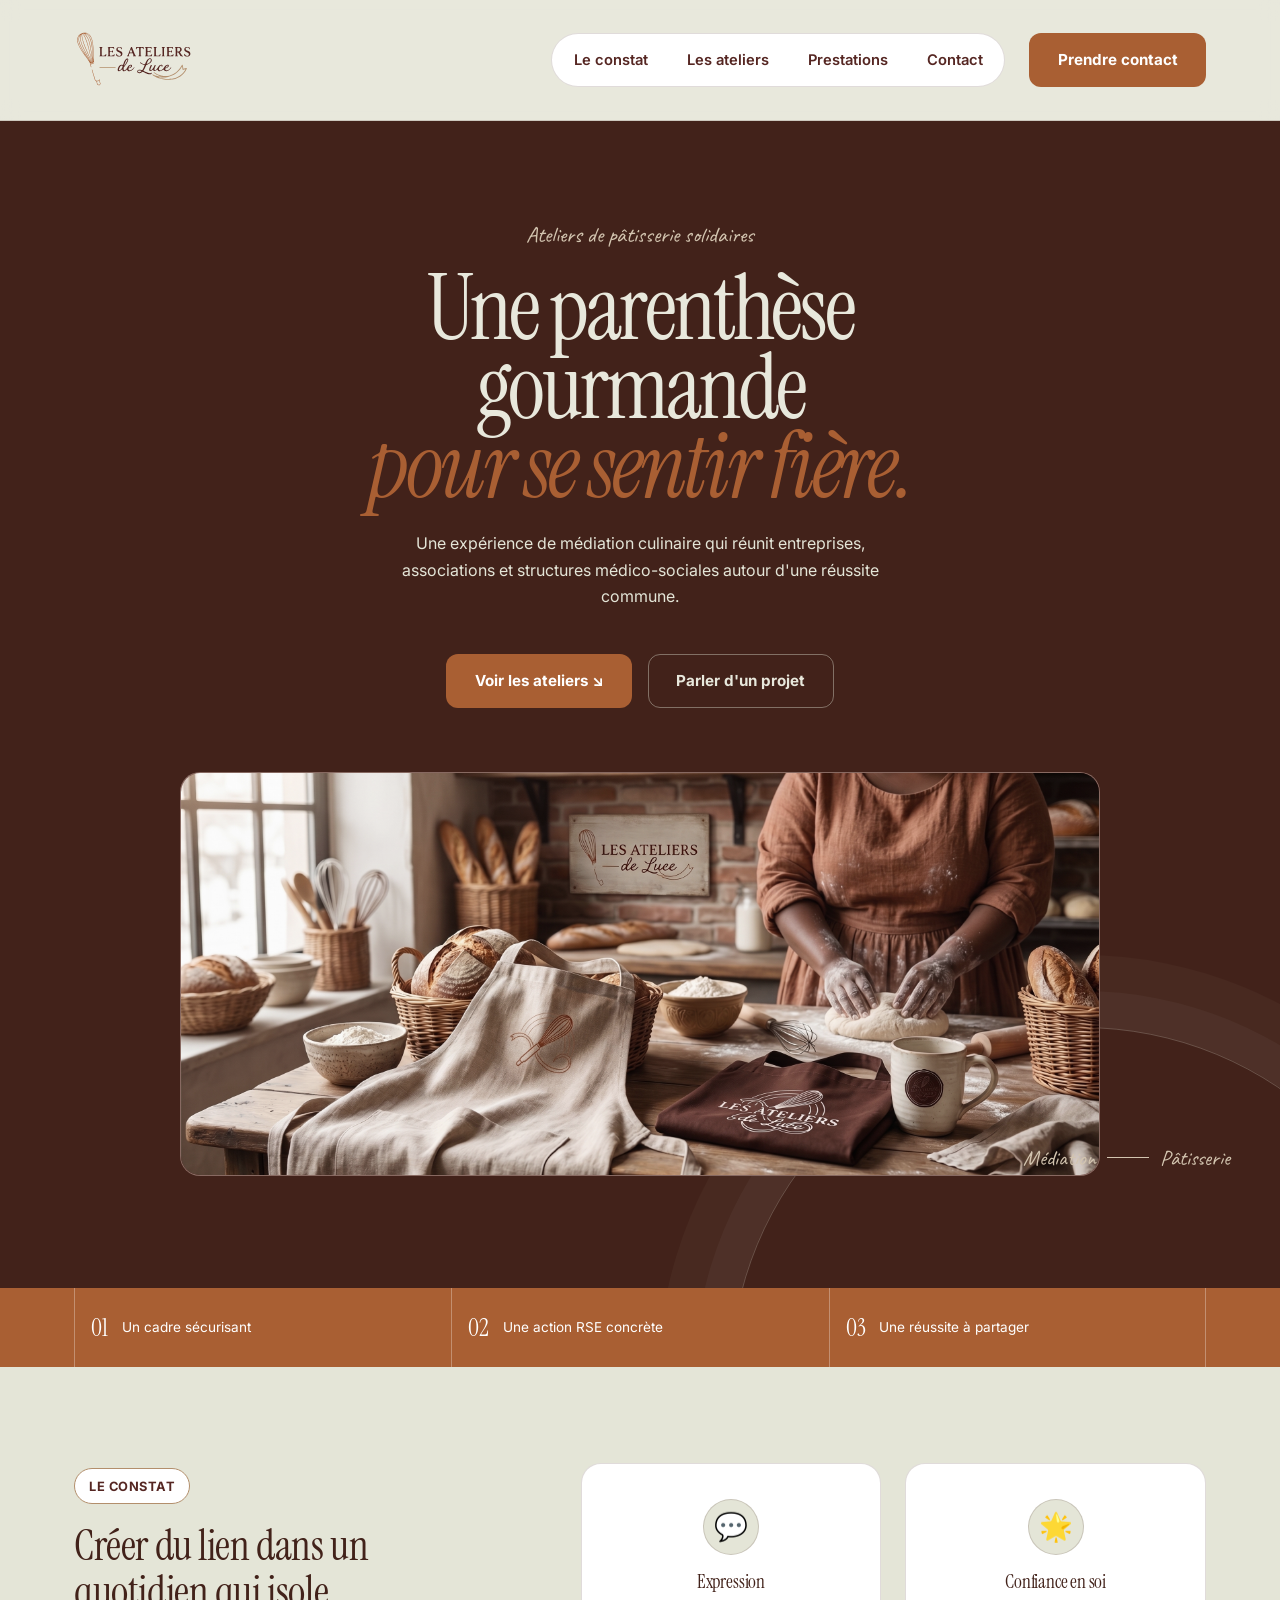
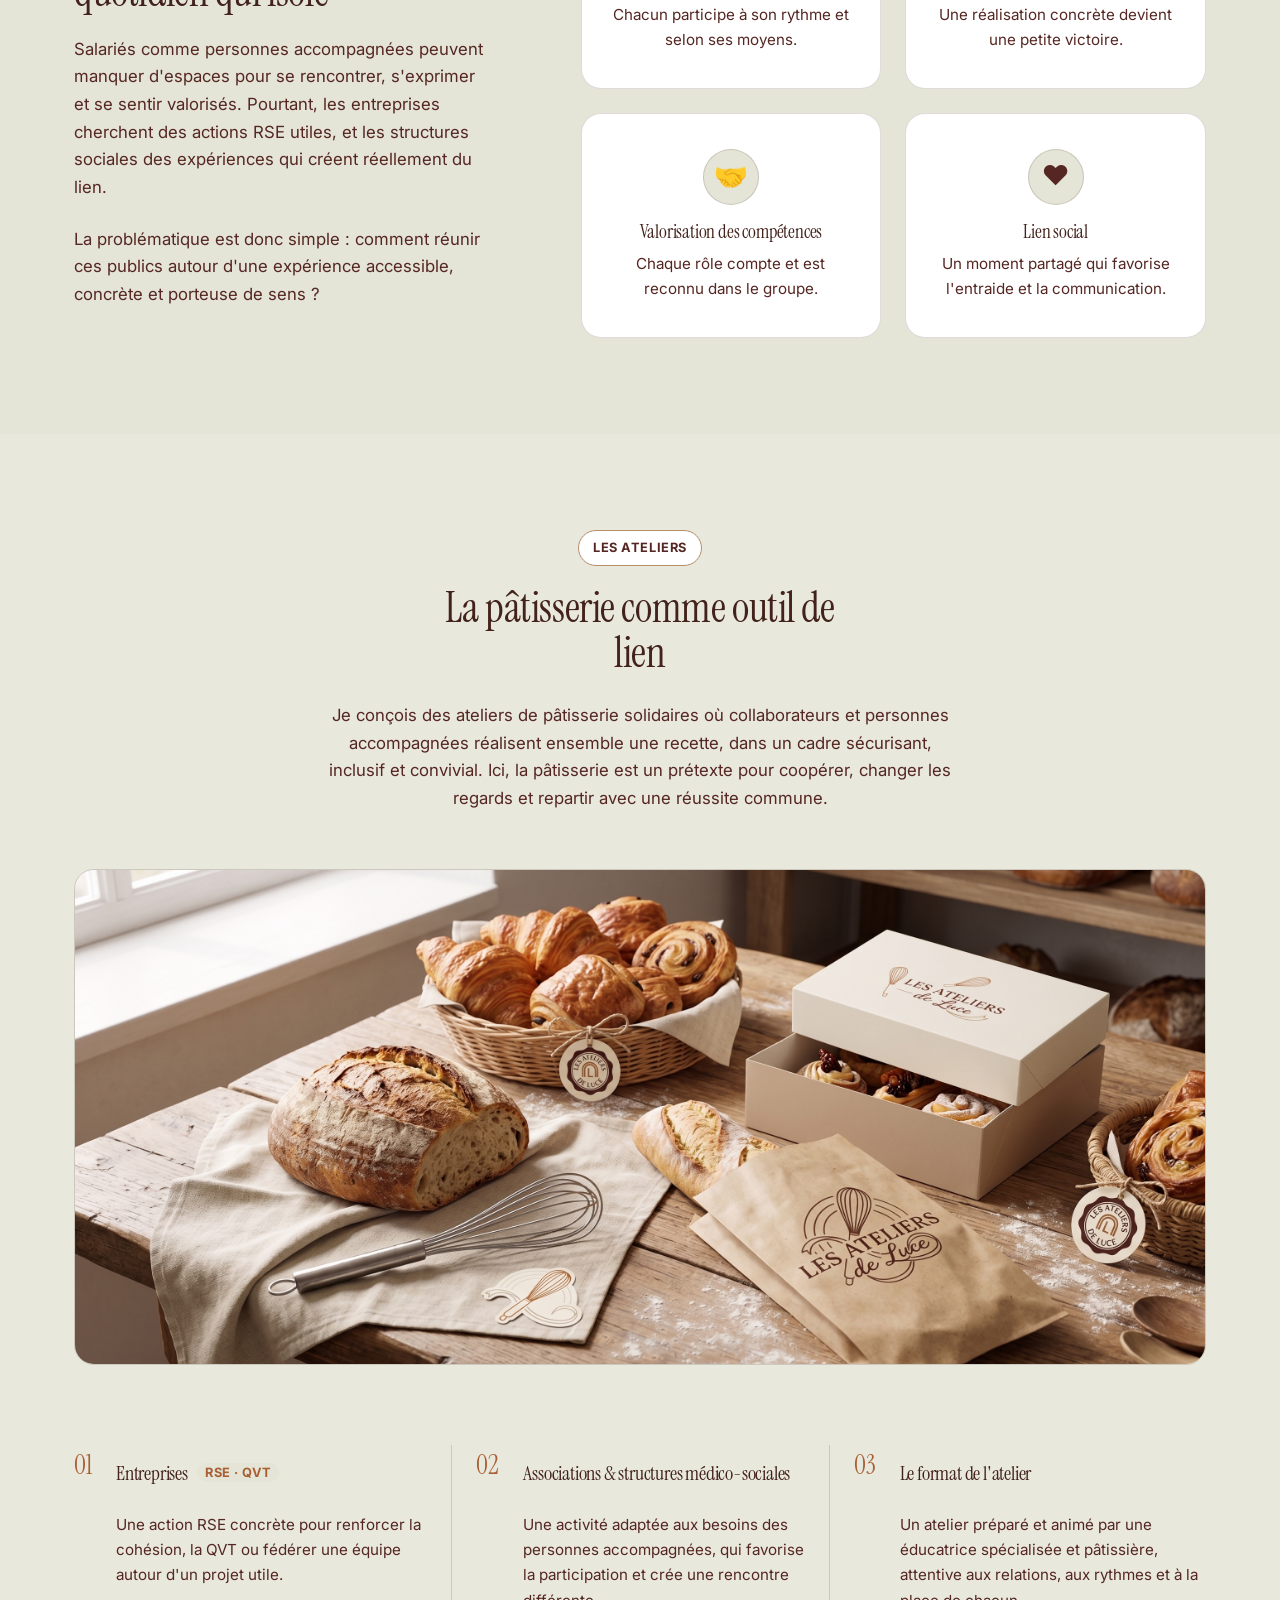
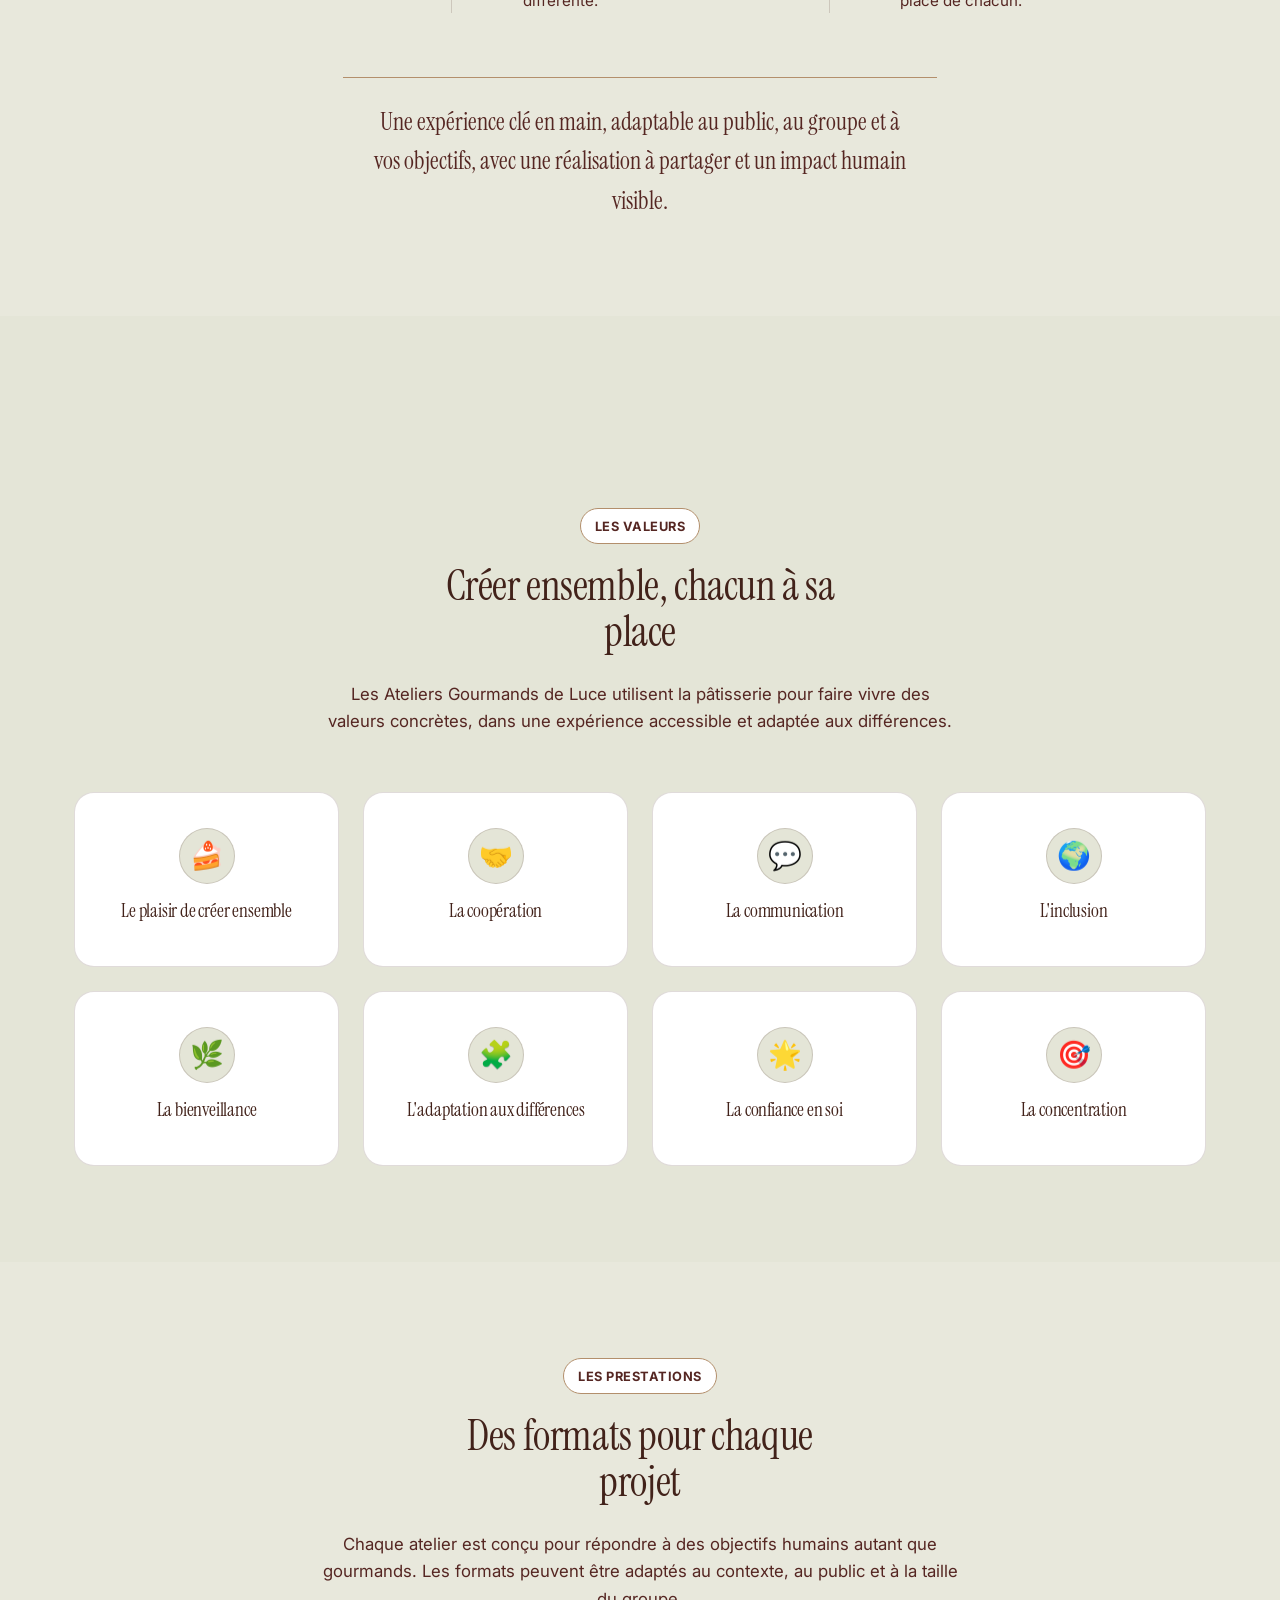
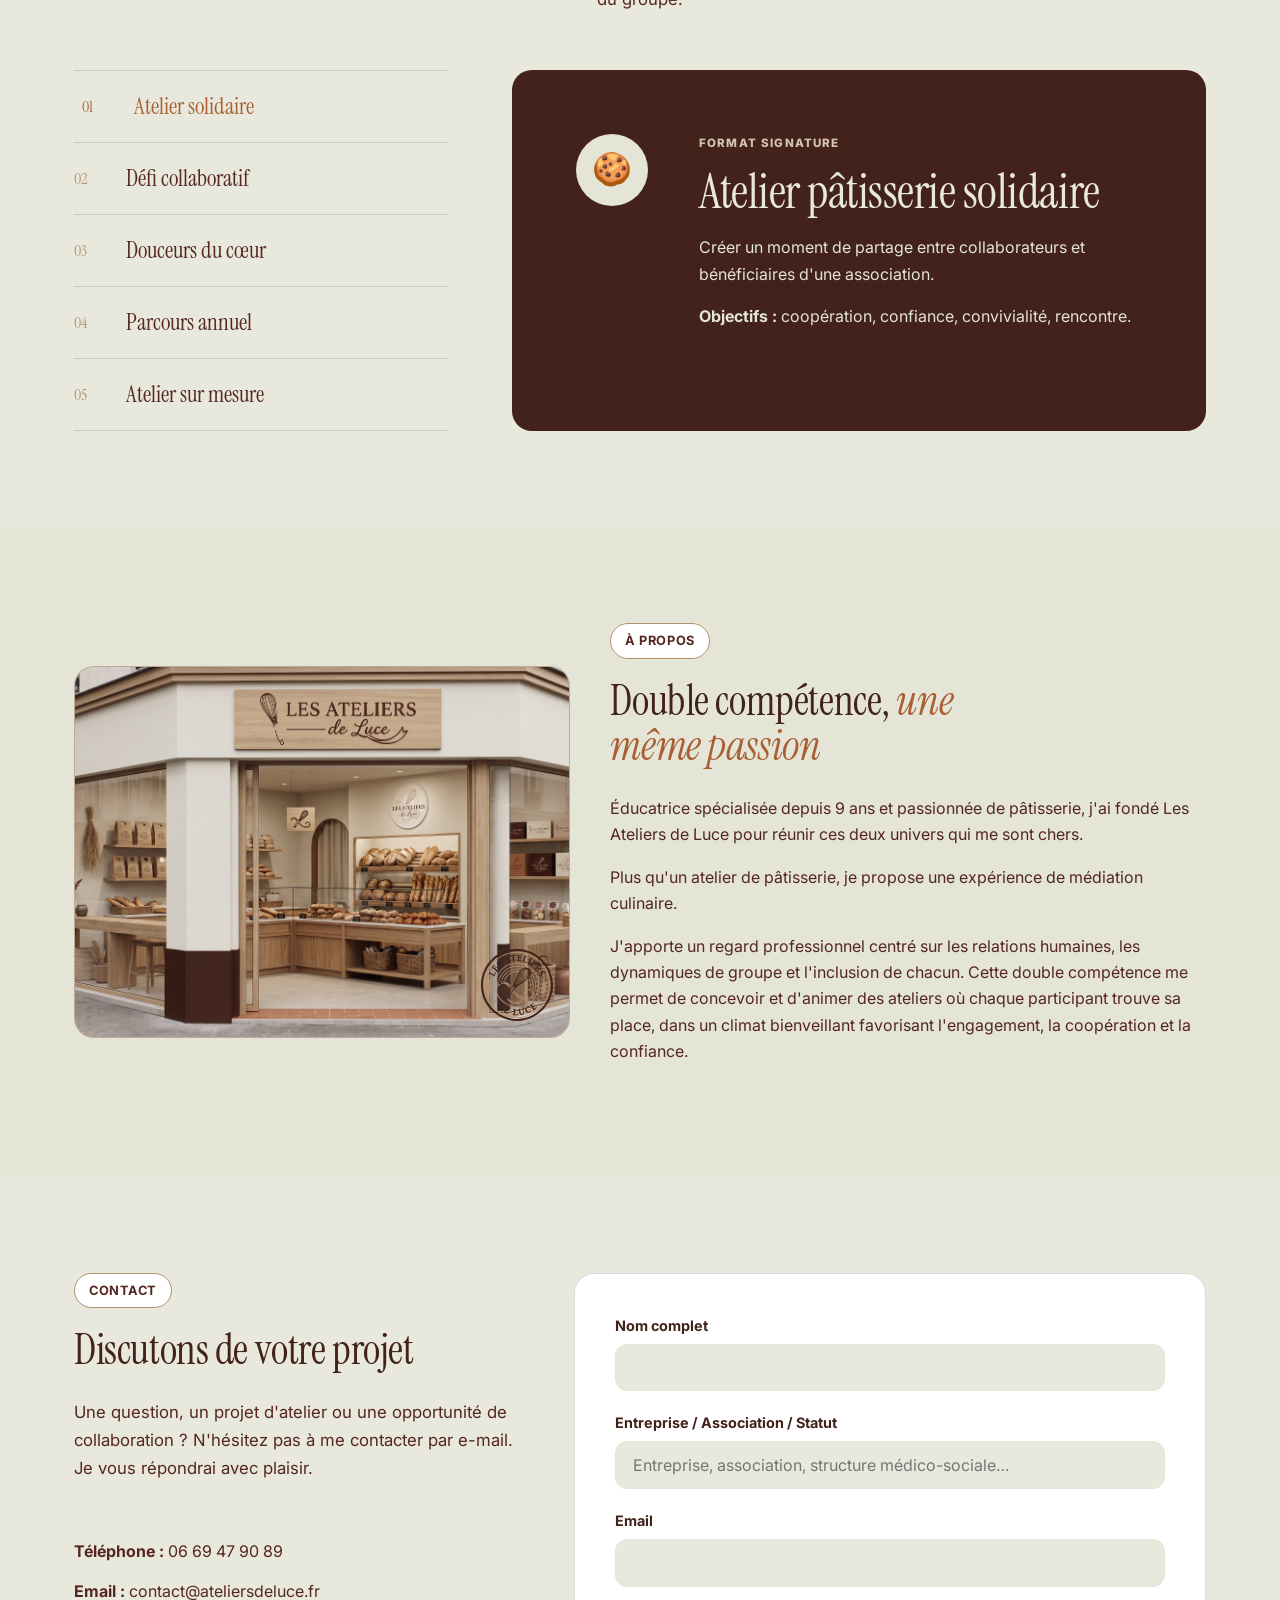
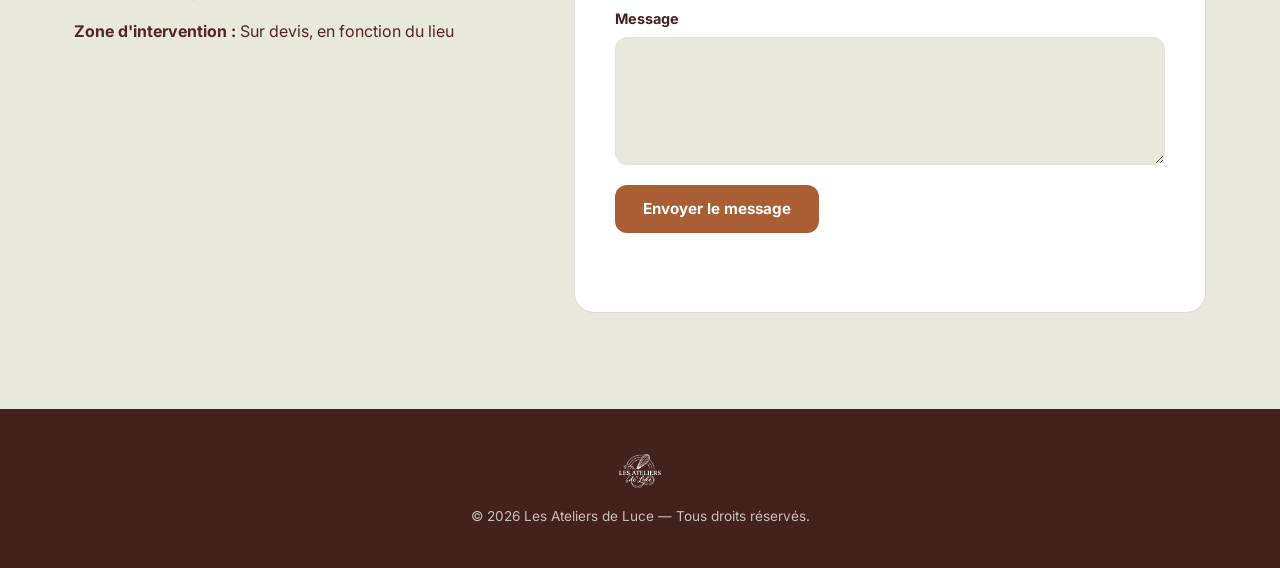
<file: index.html>
<!DOCTYPE html>
<html lang="fr">
<head>
  <meta charset="UTF-8">
  <meta name="viewport" content="width=device-width, initial-scale=1.0">
  <title>Les Ateliers de Luce — Une parenthèse gourmande pour se sentir fière</title>
  <meta name="description" content="Les Ateliers de Luce conçoivent des ateliers de pâtisserie solidaires qui réunissent collaborateurs d'entreprise et bénéficiaires d'associations.">

  <!-- Google Fonts -->
  <link rel="preconnect" href="https://fonts.googleapis.com">
  <link rel="preconnect" href="https://fonts.gstatic.com" crossorigin>
  <link href="https://fonts.googleapis.com/css2?family=Instrument+Serif:ital@0;1&family=Caveat:wght@600;700&family=Inter:wght@400;500;600;700;800&display=swap" rel="stylesheet">

  <link rel="icon" href="assets/img/icone-marque.svg" type="image/svg+xml">
  <link rel="stylesheet" href="css/style.css">
</head>
<body>

  <!-- ================= HEADER ================= -->
  <header class="site-header" id="header">
    <div class="container header__inner">
      <a href="#" class="logo" aria-label="Les Ateliers de Luce - accueil">
        <img src="assets/img/logo-horizontal.svg" alt="Les Ateliers de Luce" class="logo__img">
      </a>

      <button class="nav-toggle" id="navToggle" aria-expanded="false" aria-controls="primaryNav" aria-label="Ouvrir le menu">
        <span class="nav-toggle__bar"></span>
        <span class="nav-toggle__bar"></span>
      </button>

      <nav class="nav" id="primaryNav">
        <ul class="nav__list">
          <li><a href="#demarche" class="nav__link">Le constat</a></li>
          <li><a href="#ateliers" class="nav__link">Les ateliers</a></li>
          <li><a href="#prestations" class="nav__link">Prestations</a></li>
          <li><a href="#contact" class="nav__link">Contact</a></li>
        </ul>
        <a href="#contact" class="btn btn--primary nav__cta">Prendre contact</a>
      </nav>
    </div>
  </header>

  <main>
    <!-- ================= HERO ================= -->
    <section class="hero">
      <div class="container hero__inner">
        <p class="hero__eyebrow">Ateliers de pâtisserie solidaires</p>
        <h1 class="hero__title">Une parenthèse gourmande<br><em> pour se sentir fière.</em></h1>
        <p class="hero__subhead">
          Une expérience de médiation culinaire qui réunit entreprises, associations et structures
          médico-sociales autour d'une réussite commune.
        </p>
        <div class="hero__actions">
          <a href="#ateliers" class="btn btn--primary">Voir les ateliers <span aria-hidden="true">↘</span></a>
          <a href="#contact" class="btn btn--ghost">Parler d'un projet</a>
        </div>
        <figure class="hero__image">
          <img src="assets/img/mockup-atelier.jfif" alt="Un atelier de pâtisserie dans l'univers des Ateliers de Luce">
        </figure>
        <div class="hero__signature" aria-hidden="true">
          <span class="hero__signature-word">Médiation</span>
          <span class="hero__signature-line"></span>
          <span class="hero__signature-word">Pâtisserie</span>
        </div>
      </div>
    </section>

    <section class="proof-strip" aria-label="Les points forts des ateliers">
      <div class="container proof-strip__inner">
        <div><strong>01</strong><span>Un cadre sécurisant</span></div>
        <div><strong>02</strong><span>Une action RSE concrète</span></div>
        <div><strong>03</strong><span>Une réussite à partager</span></div>
      </div>
    </section>

    <!-- ================= LA DEMARCHE ================= -->
    <section class="section section--sage" id="demarche">
      <div class="container">
        <div class="demarche-layout">
          <div class="demarche-copy">
            <span class="chip">Le constat</span>
            <h2 class="section__title section__title--left">Créer du lien dans un quotidien qui isole</h2>
            <p class="section__intro section__intro--left">
              Salariés comme personnes accompagnées peuvent manquer d'espaces pour se rencontrer,
              s'exprimer et se sentir valorisés. Pourtant, les entreprises cherchent des actions RSE
              utiles, et les structures sociales des expériences qui créent réellement du lien.
            </p>
            <p class="section__intro section__intro--left">
              La problématique est donc simple : comment réunir ces publics autour d'une expérience
              accessible, concrète et porteuse de sens ?
            </p>
          </div>

          <div class="grid grid--4 demarche-cards">
          <article class="card">
            <div class="card__icon" aria-hidden="true">💬</div>
            <h3 class="card__title">Expression</h3>
            <p class="card__text">
              Chacun participe à son rythme et selon ses moyens.
            </p>
          </article>

          <article class="card">
            <div class="card__icon" aria-hidden="true">🌟</div>
            <h3 class="card__title">Confiance en soi</h3>
            <p class="card__text">
              Une réalisation concrète devient une petite victoire.
            </p>
          </article>

          <article class="card">
            <div class="card__icon" aria-hidden="true">🤝</div>
            <h3 class="card__title">Valorisation des compétences</h3>
            <p class="card__text">
              Chaque rôle compte et est reconnu dans le groupe.
            </p>
          </article>

          <article class="card">
            <div class="card__icon" aria-hidden="true">❤️</div>
            <h3 class="card__title">Lien social</h3>
            <p class="card__text">
              Un moment partagé qui favorise l'entraide et la communication.
            </p>
          </article>
          </div>
        </div>
      </div>
    </section>

    <!-- ================= LES ATELIERS ================= -->
    <section class="section" id="ateliers">
      <div class="container">
        <span class="chip chip--center">Les ateliers</span>
        <h2 class="section__title">La pâtisserie comme outil de lien</h2>
        <p class="section__intro">
          Je conçois des ateliers de pâtisserie solidaires où collaborateurs et personnes
          accompagnées réalisent ensemble une recette, dans un cadre sécurisant, inclusif et
          convivial. Ici, la pâtisserie est un prétexte pour coopérer, changer les regards et
          repartir avec une réussite commune.
        </p>
        <figure class="feature-image feature-image--atelier">
          <img src="assets/img/mockup-patisserie.jfif" alt="Produits et supports des Ateliers de Luce dans un espace de pâtisserie">
        </figure>

        <ol class="steps steps--atelier">
          <li class="step">
            <span class="step__index">01</span>
            <div class="step__body">
              <h3 class="step__title">Entreprises <span class="step__tag">RSE · QVT</span></h3>
              <p class="step__text">
                Une action RSE concrète pour renforcer la cohésion, la QVT ou fédérer une équipe
                autour d'un projet utile.
              </p>
            </div>
          </li>
          <li class="step">
            <span class="step__index">02</span>
            <div class="step__body">
              <h3 class="step__title">Associations &amp; structures médico-sociales</h3>
              <p class="step__text">
                Une activité adaptée aux besoins des personnes accompagnées, qui favorise la
                participation et crée une rencontre différente.
              </p>
            </div>
          </li>
          <li class="step">
            <span class="step__index">03</span>
            <div class="step__body">
              <h3 class="step__title">Le format de l'atelier</h3>
              <p class="step__text">
                Un atelier préparé et animé par une éducatrice spécialisée et pâtissière, attentive
                aux relations, aux rythmes et à la place de chacun.
              </p>
            </div>
          </li>
        </ol>
        <p class="section__intro atelier-promise">
          Une expérience clé en main, adaptable au public, au groupe et à vos objectifs, avec une
          réalisation à partager et un impact humain visible.
        </p>
      </div>
    </section>

    <!-- ================= VALEURS ================= -->
    <section class="section section--sage">
      <div class="container values-block">
        <span class="chip chip--center">Les valeurs</span>
        <h2 class="section__title">Créer ensemble, chacun à sa place</h2>
        <p class="section__intro">
          Les Ateliers Gourmands de Luce utilisent la pâtisserie pour faire vivre des valeurs
          concrètes, dans une expérience accessible et adaptée aux différences.
        </p>
        <div class="grid grid--4">
          <article class="card"><div class="card__icon" aria-hidden="true">🍰</div><h3 class="card__title">Le plaisir de créer ensemble</h3></article>
          <article class="card"><div class="card__icon" aria-hidden="true">🤝</div><h3 class="card__title">La coopération</h3></article>
          <article class="card"><div class="card__icon" aria-hidden="true">💬</div><h3 class="card__title">La communication</h3></article>
          <article class="card"><div class="card__icon" aria-hidden="true">🌍</div><h3 class="card__title">L'inclusion</h3></article>
          <article class="card"><div class="card__icon" aria-hidden="true">🌿</div><h3 class="card__title">La bienveillance</h3></article>
          <article class="card"><div class="card__icon" aria-hidden="true">🧩</div><h3 class="card__title">L'adaptation aux différences</h3></article>
          <article class="card"><div class="card__icon" aria-hidden="true">🌟</div><h3 class="card__title">La confiance en soi</h3></article>
          <article class="card"><div class="card__icon" aria-hidden="true">🎯</div><h3 class="card__title">La concentration</h3></article>
        </div>
      </div>
    </section>

    <!-- ================= PRESTATIONS ================= -->
    <section class="section" id="prestations">
      <div class="container">
        <span class="chip chip--center">Les prestations</span>
        <h2 class="section__title">Des formats pour chaque projet</h2>
        <p class="section__intro">
          Chaque atelier est conçu pour répondre à des objectifs humains autant que gourmands.
          Les formats peuvent être adaptés au contexte, au public et à la taille du groupe.
        </p>

        <div class="prestations-tabs" data-tabs>
          <div class="prestations-tabs__list" role="tablist" aria-label="Choisir une prestation">
            <button class="prestations-tabs__tab is-active" id="tab-solidaire" type="button" role="tab" aria-selected="true" aria-controls="panel-solidaire" tabindex="0">
              <span class="prestations-tabs__number">01</span>
              <span>Atelier solidaire</span>
            </button>
            <button class="prestations-tabs__tab" id="tab-defi" type="button" role="tab" aria-selected="false" aria-controls="panel-defi" tabindex="-1">
              <span class="prestations-tabs__number">02</span>
              <span>Défi collaboratif</span>
            </button>
            <button class="prestations-tabs__tab" id="tab-douceurs" type="button" role="tab" aria-selected="false" aria-controls="panel-douceurs" tabindex="-1">
              <span class="prestations-tabs__number">03</span>
              <span>Douceurs du cœur</span>
            </button>
            <button class="prestations-tabs__tab" id="tab-parcours" type="button" role="tab" aria-selected="false" aria-controls="panel-parcours" tabindex="-1">
              <span class="prestations-tabs__number">04</span>
              <span>Parcours annuel</span>
            </button>
            <button class="prestations-tabs__tab" id="tab-sur-mesure" type="button" role="tab" aria-selected="false" aria-controls="panel-sur-mesure" tabindex="-1">
              <span class="prestations-tabs__number">05</span>
              <span>Atelier sur mesure</span>
            </button>
          </div>

          <div class="prestations-tabs__panels">
            <article class="prestations-tabs__panel is-active" id="panel-solidaire" role="tabpanel" aria-labelledby="tab-solidaire" tabindex="0">
              <div class="prestations-tabs__visual" aria-hidden="true">🍪</div>
              <div>
                <span class="card__eyebrow">Format signature</span>
                <h3>Atelier pâtisserie solidaire</h3>
                <p>Créer un moment de partage entre collaborateurs et bénéficiaires d'une association.</p>
                <p><strong>Objectifs :</strong> coopération, confiance, convivialité, rencontre.</p>
              </div>
            </article>
            <article class="prestations-tabs__panel" id="panel-defi" role="tabpanel" aria-labelledby="tab-defi" tabindex="0" hidden>
              <div class="prestations-tabs__visual" aria-hidden="true">🏆</div>
              <div>
                <span class="card__eyebrow">Cohésion</span>
                <h3>Défi pâtisserie collaboratif</h3>
                <p>Les équipes relèvent un défi culinaire où la réussite dépend de la coopération, de la communication et de la répartition des rôles.</p>
                <p><strong>Objectifs :</strong> renforcer la cohésion, développer l'entraide, favoriser l'inclusion.</p>
              </div>
            </article>
            <article class="prestations-tabs__panel" id="panel-douceurs" role="tabpanel" aria-labelledby="tab-douceurs" tabindex="0" hidden>
              <div class="prestations-tabs__visual" aria-hidden="true">❤️</div>
              <div>
                <span class="card__eyebrow">Impact solidaire</span>
                <h3>Les douceurs du cœur</h3>
                <p>Les participants réalisent ensemble des biscuits, gâteaux ou douceurs ensuite offerts à une association, un foyer ou une maraude.</p>
                <p>L'entreprise vit une expérience solidaire ayant un impact concret.</p>
              </div>
            </article>
            <article class="prestations-tabs__panel" id="panel-parcours" role="tabpanel" aria-labelledby="tab-parcours" tabindex="0" hidden>
              <div class="prestations-tabs__visual" aria-hidden="true">🗓️</div>
              <div>
                <span class="card__eyebrow">Accompagnement</span>
                <h3>Parcours annuel</h3>
                <p>Un accompagnement tout au long de l'année autour de différentes thématiques.</p>
                <p><strong>Thématiques :</strong> cohésion de rentrée, Noël, printemps, ateliers avec une association partenaire.</p>
              </div>
            </article>
            <article class="prestations-tabs__panel" id="panel-sur-mesure" role="tabpanel" aria-labelledby="tab-sur-mesure" tabindex="0" hidden>
              <div class="prestations-tabs__visual" aria-hidden="true">🎉</div>
              <div>
                <span class="card__eyebrow">Événement</span>
                <h3>Atelier sur mesure</h3>
                <p>Un moment gourmand, convivial et fédérateur, adapté au contexte de votre événement.</p>
                <p><strong>Exemples :</strong> anniversaire adultes et enfants, EVJF, baby shower, fêtes de fin d'année, célébrations diverses.</p>
              </div>
            </article>
          </div>
        </div>
      </div>
    </section>

    <!-- ================= A PROPOS ================= -->
    <section class="section section--sage" id="a-propos">
      <div class="container about">
        <div class="about__visual" role="img" aria-label="Photo de Luce, fondatrice des Ateliers de Luce">
          <img src="assets/img/mockup-marque.jfif" alt="La devanture des Ateliers de Luce" class="about__image">
          <img src="assets/img/sceau-color.svg" alt="" class="about__seal" aria-hidden="true">
        </div>
        <div class="about__content">
          <span class="chip">À propos</span>
          
          <h2 class="section__title section__title--left">Double compétence, <em>une même passion</em></h2>
          <!-- <h2 class="section__title section__title--left">Luce Bissingou</h2> -->
          <!-- <p class="about__role"><strong>Éducatrice spécialisée &amp; pâtissière</strong></p> -->
          
          <p class="about__text">
            Éducatrice spécialisée depuis 9 ans et passionnée de pâtisserie, j'ai fondé Les Ateliers
            de Luce pour réunir ces deux univers qui me sont chers.
          </p>
          <p class="about__text">
            Plus qu'un atelier de pâtisserie, je propose une expérience de médiation culinaire.
          </p>
          <p class="about__text">
            J'apporte un regard professionnel centré sur les relations humaines, les dynamiques
            de groupe et l'inclusion de chacun. Cette double compétence me permet de concevoir
            et d'animer des ateliers où chaque participant trouve sa place, dans un climat
            bienveillant favorisant l'engagement, la coopération et la confiance.
          </p>
        </div>
      </div>
    </section>

    <!-- ================= CONTACT ================= -->
    <section class="section" id="contact">
      <div class="container contact">
        <div class="contact__info">
          <span class="chip">Contact</span>
          <h2 class="section__title section__title--left">Discutons de votre projet</h2>
          <p class="section__intro section__intro--left">
            Une question, un projet d'atelier ou une opportunité de collaboration ? N'hésitez pas
            à me contacter par e-mail. Je vous répondrai avec plaisir.
          </p>
          <ul class="contact__list">
            <li><strong>Téléphone :</strong> <a href="tel:+33669479089">06 69 47 90 89</a></li>
            <li><strong>Email :</strong> <a href="mailto:contact@ateliersdeluce.fr">contact@ateliersdeluce.fr</a></li>
            <li><strong>Zone d'intervention :</strong> Sur devis, en fonction du lieu</li>
          </ul>
        </div>

        <form class="contact__form" id="contactForm" novalidate>
          <div class="form__group">
            <label for="name">Nom complet</label>
            <input type="text" id="name" name="name" required autocomplete="name">
          </div>

          <div class="form__group">
            <label for="organisation">Entreprise / Association / Statut</label>
            <input type="text" id="organisation" name="organisation" placeholder="Entreprise, association, structure médico-sociale…">
          </div>

          <div class="form__group">
            <label for="email">Email</label>
            <input type="email" id="email" name="email" required autocomplete="email">
          </div>

          <div class="form__group">
            <label for="message">Message</label>
            <textarea id="message" name="message" rows="5" required></textarea>
          </div>

          <button type="submit" class="btn btn--primary form__submit">Envoyer le message</button>
          <p class="form__feedback" id="formFeedback" role="status" aria-live="polite"></p>
        </form>
      </div>
    </section>
  </main>

  <!-- ================= FOOTER ================= -->
  <footer class="site-footer">
    <div class="container footer__inner">
      <img src="assets/img/logo-mono-white.png" alt="Les Ateliers de Luce" class="footer__logo-img">
      <p class="footer__legal">
        &copy; <span id="year"></span> Les Ateliers de Luce — Tous droits réservés.
      </p>
    </div>
  </footer>

  <script src="js/script.js"></script>
</body>
</html>
</file>
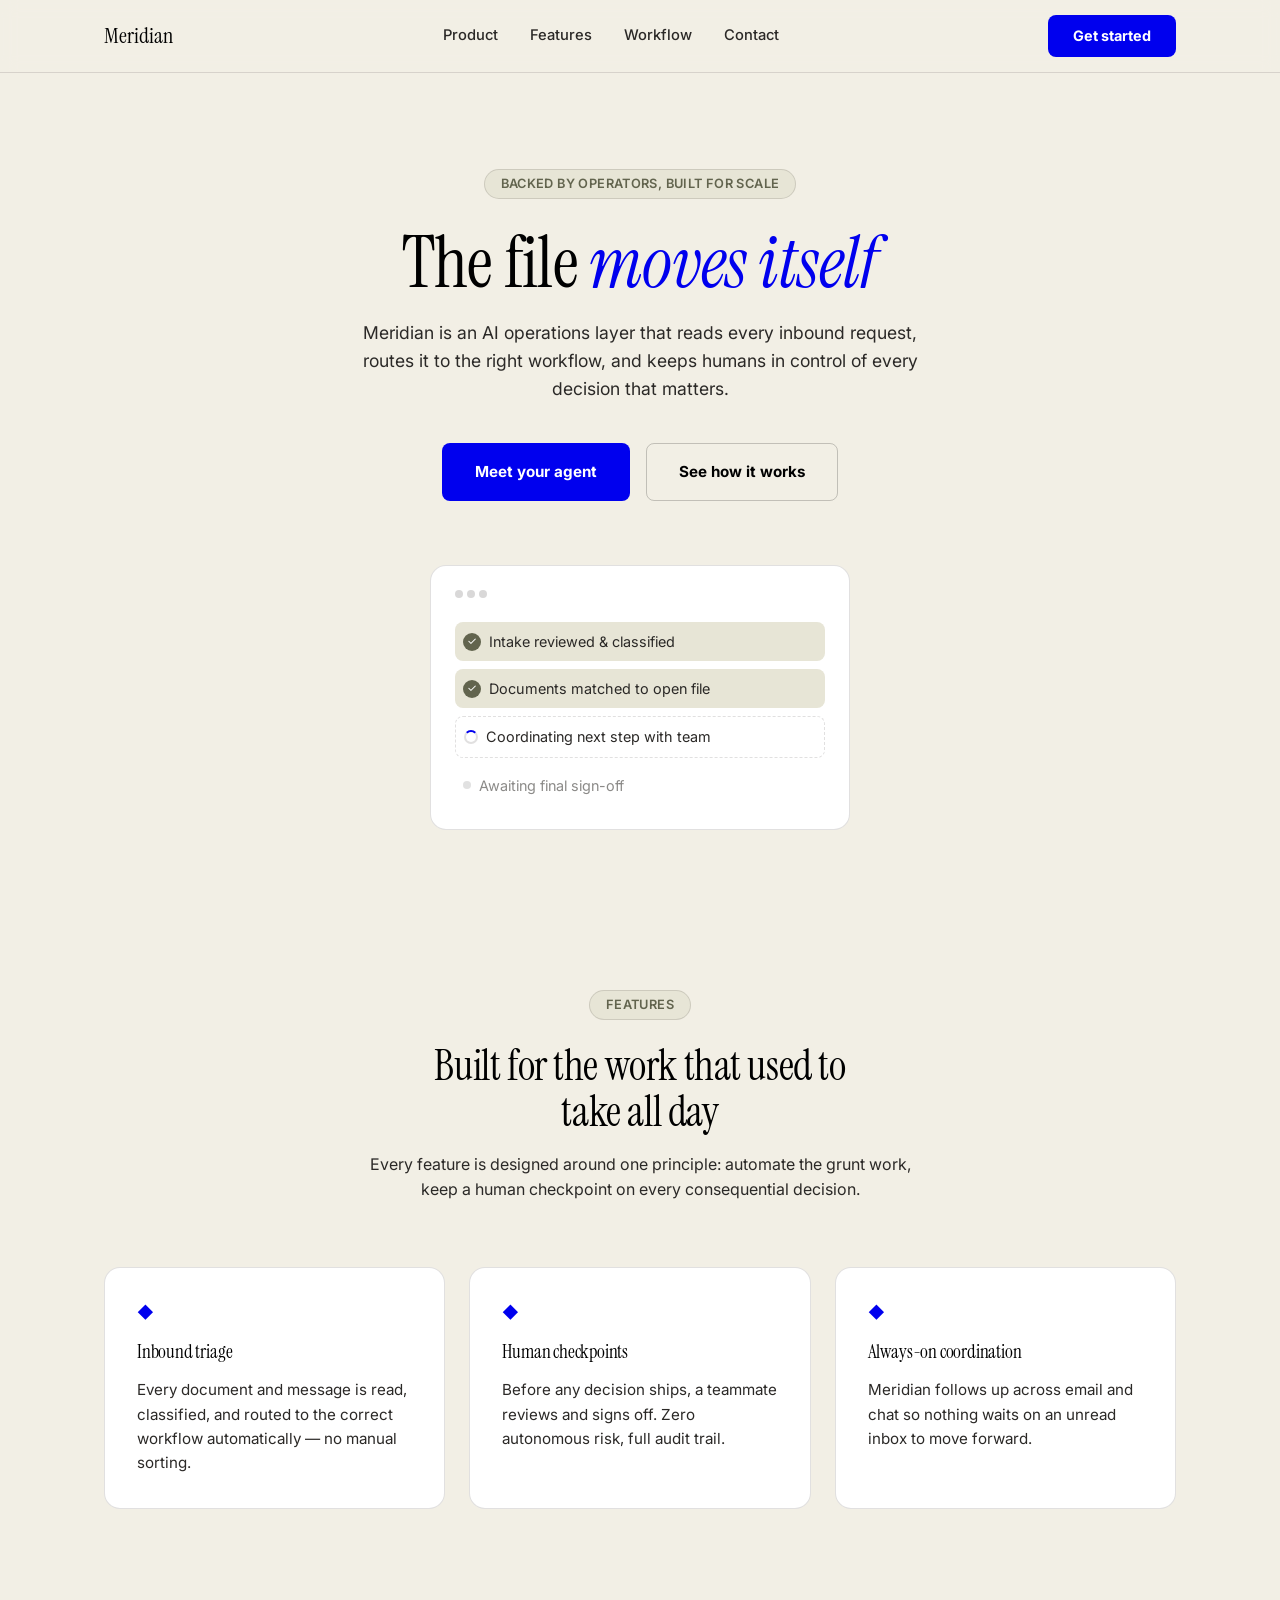
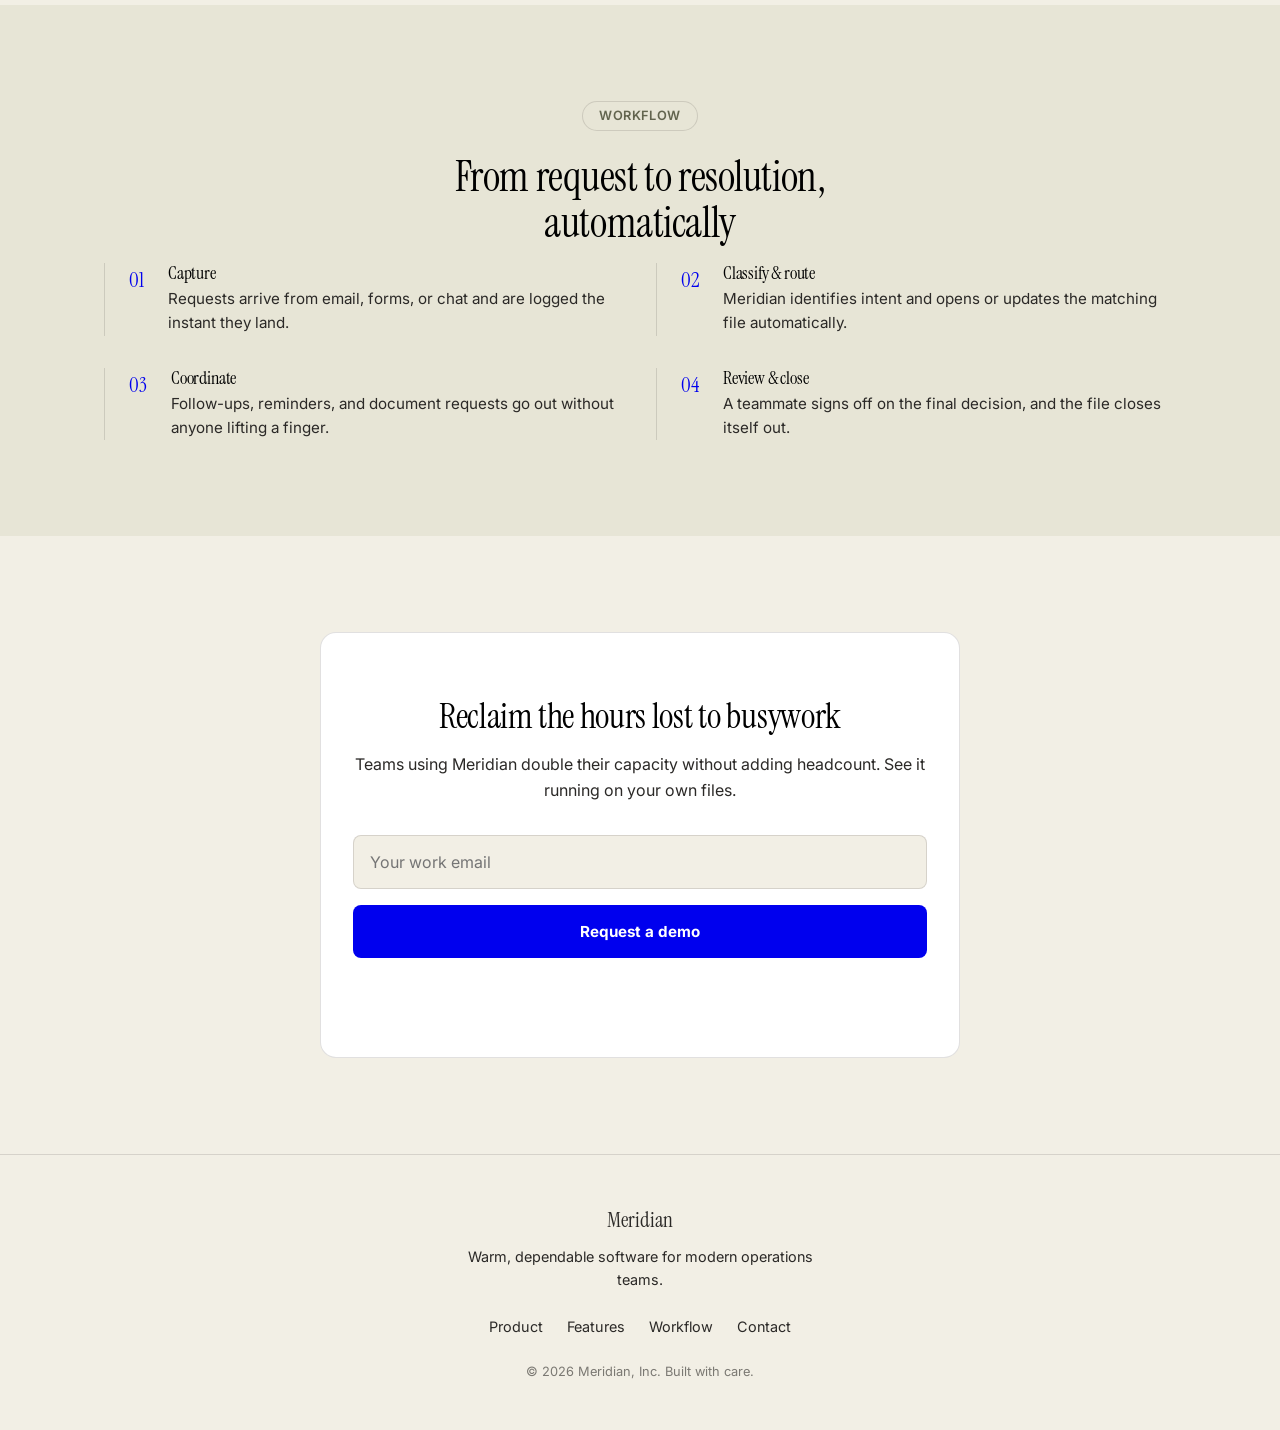
<file: meridian/index.html>
<!DOCTYPE html>
<html lang="en">
<head>
  <meta charset="UTF-8">
  <meta name="viewport" content="width=device-width, initial-scale=1.0">
  <title>Meridian — The AI operations layer for modern teams</title>
  <meta name="description" content="Meridian is an AI agent platform that automates intake, coordination, and follow-through — so your team can focus on the work that matters.">

  <link rel="preconnect" href="https://fonts.googleapis.com">
  <link rel="preconnect" href="https://fonts.gstatic.com" crossorigin>
  <link href="https://fonts.googleapis.com/css2?family=Instrument+Serif:ital@0;1&family=Inter:wght@400;500;600;700;800&display=swap" rel="stylesheet">

  <link rel="stylesheet" href="css/style.css">
</head>
<body>

  <!-- ================= NAVBAR ================= -->
  <header class="nav" id="nav">
    <div class="wrap nav__inner">
      <a href="#" class="nav__logo">Meridian</a>

      <nav class="nav__links" aria-label="Primary">
        <a href="#product">Product</a>
        <a href="#features">Features</a>
        <a href="#workflow">Workflow</a>
        <a href="#contact">Contact</a>
      </nav>

      <a href="#contact" class="btn btn--primary btn--sm">Get started</a>
    </div>
  </header>

  <main>
    <!-- ================= HERO ================= -->
    <section class="hero" id="product">
      <div class="wrap hero__inner">
        <span class="chip">Backed by operators, built for scale</span>
        <h1 class="hero__title">The file <em>moves itself</em></h1>
        <p class="hero__subhead">
          Meridian is an AI operations layer that reads every inbound request, routes it to
          the right workflow, and keeps humans in control of every decision that matters.
        </p>
        <div class="hero__actions">
          <a href="#contact" class="btn btn--primary">Meet your agent</a>
          <a href="#workflow" class="btn btn--ghost">See how it works</a>
        </div>

        <div class="hero__panel" aria-hidden="true">
          <div class="hero__panel-header">
            <span class="dot dot--muted"></span>
            <span class="dot dot--muted"></span>
            <span class="dot dot--muted"></span>
          </div>
          <ul class="hero__panel-list">
            <li class="hero__panel-row hero__panel-row--done">
              <span class="check">✓</span>
              <span>Intake reviewed &amp; classified</span>
            </li>
            <li class="hero__panel-row hero__panel-row--done">
              <span class="check">✓</span>
              <span>Documents matched to open file</span>
            </li>
            <li class="hero__panel-row hero__panel-row--active">
              <span class="spinner" aria-hidden="true"></span>
              <span>Coordinating next step with team</span>
            </li>
            <li class="hero__panel-row">
              <span class="dot"></span>
              <span>Awaiting final sign-off</span>
            </li>
          </ul>
        </div>
      </div>
    </section>

    <!-- ================= FEATURES ================= -->
    <section class="section" id="features">
      <div class="wrap">
        <span class="chip chip--center">Features</span>
        <h2 class="section__title">Built for the work that used to take all day</h2>
        <p class="section__intro">
          Every feature is designed around one principle: automate the grunt work,
          keep a human checkpoint on every consequential decision.
        </p>

        <div class="grid grid--3">
          <article class="card">
            <div class="card__icon" aria-hidden="true">◆</div>
            <h3 class="card__title">Inbound triage</h3>
            <p class="card__text">
              Every document and message is read, classified, and routed to the correct
              workflow automatically — no manual sorting.
            </p>
          </article>

          <article class="card">
            <div class="card__icon" aria-hidden="true">◆</div>
            <h3 class="card__title">Human checkpoints</h3>
            <p class="card__text">
              Before any decision ships, a teammate reviews and signs off. Zero
              autonomous risk, full audit trail.
            </p>
          </article>

          <article class="card">
            <div class="card__icon" aria-hidden="true">◆</div>
            <h3 class="card__title">Always-on coordination</h3>
            <p class="card__text">
              Meridian follows up across email and chat so nothing waits on an
              unread inbox to move forward.
            </p>
          </article>
        </div>
      </div>
    </section>

    <!-- ================= WORKFLOW ================= -->
    <section class="section section--surface" id="workflow">
      <div class="wrap">
        <span class="chip chip--center">Workflow</span>
        <h2 class="section__title">From request to resolution, automatically</h2>

        <ol class="steps">
          <li class="step">
            <span class="step__index">01</span>
            <div class="step__body">
              <h3 class="step__title">Capture</h3>
              <p class="step__text">Requests arrive from email, forms, or chat and are logged the instant they land.</p>
            </div>
          </li>
          <li class="step">
            <span class="step__index">02</span>
            <div class="step__body">
              <h3 class="step__title">Classify &amp; route</h3>
              <p class="step__text">Meridian identifies intent and opens or updates the matching file automatically.</p>
            </div>
          </li>
          <li class="step">
            <span class="step__index">03</span>
            <div class="step__body">
              <h3 class="step__title">Coordinate</h3>
              <p class="step__text">Follow-ups, reminders, and document requests go out without anyone lifting a finger.</p>
            </div>
          </li>
          <li class="step">
            <span class="step__index">04</span>
            <div class="step__body">
              <h3 class="step__title">Review &amp; close</h3>
              <p class="step__text">A teammate signs off on the final decision, and the file closes itself out.</p>
            </div>
          </li>
        </ol>
      </div>
    </section>

    <!-- ================= CTA ================= -->
    <section class="section" id="contact">
      <div class="wrap">
        <div class="cta">
          <h2 class="cta__title">Reclaim the hours lost to busywork</h2>
          <p class="cta__text">
            Teams using Meridian double their capacity without adding headcount.
            See it running on your own files.
          </p>
          <form class="cta__form" id="ctaForm" novalidate>
            <label for="email" class="sr-only">Work email</label>
            <input type="email" id="email" name="email" placeholder="Your work email" required autocomplete="email">
            <button type="submit" class="btn btn--primary">Request a demo</button>
          </form>
          <p class="cta__feedback" id="ctaFeedback" role="status" aria-live="polite"></p>
        </div>
      </div>
    </section>
  </main>

  <!-- ================= FOOTER ================= -->
  <footer class="footer">
    <div class="wrap footer__inner">
      <p class="footer__logo">Meridian</p>
      <p class="footer__tag">Warm, dependable software for modern operations teams.</p>
      <ul class="footer__links">
        <li><a href="#product">Product</a></li>
        <li><a href="#features">Features</a></li>
        <li><a href="#workflow">Workflow</a></li>
        <li><a href="#contact">Contact</a></li>
      </ul>
      <p class="footer__legal">&copy; <span id="year"></span> Meridian, Inc. Built with care.</p>
    </div>
  </footer>

  <script src="js/script.js"></script>
</body>
</html>
</file>
<file: css/style.css>
/* =========================================================
   LES ATELIERS DE LUCE — Design system & styles
   Direction artistique : éditorial chaleureux, inspiré de Vestris.ai
   Charte graphique officielle (couleurs, logo) appliquée strictement
   ========================================================= */

:root {
  /* Couleurs de marque (charte graphique) */
  --color-primary-dark: #42221A;
  --color-primary-rust: #552622;
  --color-accent-terracotta: #A95F33;
  --color-beige-warm: #B38F6C;
  --color-beige-light: #D3C5B0;
  --color-bg-sage: #E4E5D7;
  --color-bg-main: #E8E8DC;
  --color-white: #FFFFFF;
  --hairline: rgba(66, 34, 26, 0.16);

  /* Typographies */
  --font-title: 'Instrument Serif', serif;
  --font-script: 'Caveat', cursive;
  --font-body: 'Inter', sans-serif;

  /* Rythme (grille 4/8px) */
  --radius-sm: 12px;
  --radius: 20px;
  --radius-lg: 28px;
  --border-soft: 1px solid var(--hairline);
  --transition: 0.2s ease;
  --header-height: 84px;
}

/* ============ RESET & BASE ============ */
*, *::before, *::after { box-sizing: border-box; }

html {
  scroll-behavior: smooth;
  scroll-padding-top: var(--header-height);
}

body {
  margin: 0;
  font-family: var(--font-body);
  color: var(--color-primary-rust);
  background-color: var(--color-bg-main);
  line-height: 1.65;
  -webkit-font-smoothing: antialiased;
  overflow-x: hidden;
}

/* ============ MOUVEMENT & REVELATION ============ */
.hero__topline,
.hero__eyebrow,
.hero__title,
.hero__subhead,
.hero__actions,
.hero__image,
.hero__signature {
  animation: hero-in 0.8s cubic-bezier(0.22, 1, 0.36, 1) both;
}

.hero__eyebrow { animation-delay: 0.08s; }
.hero__title { animation-delay: 0.16s; }
.hero__subhead { animation-delay: 0.24s; }
.hero__actions { animation-delay: 0.32s; }
.hero__image { animation-delay: 0.42s; }
.hero__signature { animation-delay: 0.55s; }

.reveal-target {
  opacity: 1;
  transform: none;
}

.has-motion .reveal-target {
  opacity: 0;
  transform: translateY(24px);
  transition: opacity 0.75s ease, transform 0.75s cubic-bezier(0.22, 1, 0.36, 1);
}

.has-motion .reveal-target.is-visible {
  opacity: 1;
  transform: translateY(0);
}

@keyframes hero-in {
  from { opacity: 0; transform: translateY(18px); }
  to { opacity: 1; transform: translateY(0); }
}

@media (prefers-reduced-motion: reduce) {
  html { scroll-behavior: auto; }

  *, *::before, *::after {
    animation-duration: 0.01ms !important;
    animation-iteration-count: 1 !important;
    transition-duration: 0.01ms !important;
  }

  .has-motion .reveal-target {
    opacity: 1;
    transform: none;
  }
}

img { max-width: 100%; display: block; }

a { color: inherit; text-decoration: none; }

ul, ol { list-style: none; margin: 0; padding: 0; }

h1, h2, h3 {
  font-family: var(--font-title);
  font-weight: 400;
  color: var(--color-primary-dark);
  letter-spacing: -0.01em;
  margin: 0 0 0.6em;
  line-height: 1.1;
}

h1 em, h2 em, h3 em {
  font-style: italic;
  color: var(--color-accent-terracotta);
}

p { margin: 0 0 1em; }

.container {
  width: 100%;
  max-width: 1180px;
  margin-inline: auto;
  padding-inline: clamp(1.25rem, 4vw, 1.5rem);
}

/* ============ CHIPS / BADGES ============ */
.chip {
  display: inline-flex;
  align-items: center;
  gap: 0.4em;
  font-size: 0.8rem;
  font-weight: 700;
  letter-spacing: 0.04em;
  text-transform: uppercase;
  color: var(--color-primary-rust);
  background-color: var(--color-white);
  border: 1px solid var(--color-beige-warm);
  padding: 0.5em 1.1em;
  border-radius: 999px;
  margin-bottom: 1.25rem;
}

.chip--center {
  display: flex;
  width: fit-content;
  margin-inline: auto;
}

/* ============ BOUTONS ============ */
.btn {
  display: inline-block;
  font-family: var(--font-body);
  font-weight: 700;
  font-size: 0.95rem;
  padding: 0.9em 1.8em;
  border-radius: var(--radius-sm);
  border: 1.5px solid transparent;
  cursor: pointer;
  transition: background-color var(--transition), color var(--transition), border-color var(--transition), transform var(--transition);
  text-align: center;
}

.btn--primary {
  background-color: var(--color-accent-terracotta);
  color: var(--color-white);
}

.btn--primary:hover,
.btn--primary:focus-visible {
  background-color: var(--color-primary-rust);
  transform: translateY(-2px);
}

.btn--ghost {
  background-color: transparent;
  color: var(--color-primary-dark);
  border-color: rgba(66, 34, 26, 0.25);
}

.btn--ghost:hover,
.btn--ghost:focus-visible {
  border-color: var(--color-primary-dark);
  transform: translateY(-2px);
}

/* ============ HEADER / NAV ============ */
.site-header {
  position: sticky;
  top: 0;
  z-index: 100;
  background-color: rgba(232, 232, 220, 0.88);
  backdrop-filter: blur(10px);
  border-bottom: var(--border-soft);
}

.header__inner {
  display: flex;
  align-items: center;
  justify-content: space-between;
  min-height: var(--header-height);
  gap: 1rem;
}

.logo { display: flex; align-items: center; }

.logo__img {
  height: 120px;
  width: auto;
}

/* Le hamburger pilote un menu plein écran, à toutes les tailles d'écran */
.nav-toggle {
  display: flex;
  flex-direction: column;
  justify-content: center;
  align-items: center;
  gap: 5px;
  width: 44px;
  height: 44px;
  background-color: var(--color-white);
  border: var(--border-soft);
  border-radius: 999px;
  cursor: pointer;
  z-index: 110;
  flex-shrink: 0;
}

.nav-toggle__bar {
  width: 18px;
  height: 2px;
  background-color: var(--color-primary-dark);
  border-radius: 2px;
  transition: transform var(--transition), opacity var(--transition);
}

.nav-toggle[aria-expanded="true"] .nav-toggle__bar:nth-child(1) {
  transform: translateY(3.5px) rotate(45deg);
}
.nav-toggle[aria-expanded="true"] .nav-toggle__bar:nth-child(2) {
  transform: translateY(-3.5px) rotate(-45deg);
}

/* Menu plein écran, sobre et centré */
.nav {
  position: fixed;
  inset: var(--header-height) 0 0 0;
  display: flex;
  flex-direction: column;
  justify-content: center;
  align-items: center;
  gap: 2.5rem;
  padding: 2rem 1.5rem;
  background-color: var(--color-bg-main);
  opacity: 0;
  visibility: hidden;
  transform: translateY(-8px);
  transition: opacity var(--transition), transform var(--transition), visibility var(--transition);
  height: calc(100vh - var(--header-height));
  overflow-y: auto;
}

.nav.is-open {
  opacity: 1;
  visibility: visible;
  transform: translateY(0);
}

.nav__list {
  display: flex;
  flex-direction: column;
  align-items: center;
  gap: 0.5rem;
}

.nav__link {
  display: block;
  font-family: var(--font-title);
  font-size: clamp(1.6rem, 4vw, 2.2rem);
  padding: 0.3em 0.5em;
  transition: color var(--transition);
}

.nav__link:hover,
.nav__link:focus-visible {
  color: var(--color-accent-terracotta);
}

.nav__cta {
  margin-top: 0.5rem;
  width: 100%;
  max-width: 280px;
}

/* Sur grand écran, les onglets restent visibles directement dans le header */
@media (min-width: 860px) {
  .nav-toggle { display: none; }

  .nav {
    position: static;
    inset: auto;
    flex-direction: row;
    justify-content: flex-end;
    gap: 1.5rem;
    padding: 0;
    background: none;
    opacity: 1;
    visibility: visible;
    transform: none;
    height: auto;
    overflow: visible;
    flex: 1;
  }

  .nav__list {
    flex-direction: row;
    align-items: center;
    gap: 0.4rem;
    background-color: var(--color-white);
    border: var(--border-soft);
    border-radius: 999px;
    padding: 0.35rem;
  }

  .nav__link {
    font-family: var(--font-body);
    font-weight: 600;
    font-size: 0.92rem;
    padding: 0.55em 1.1em;
    border-radius: 999px;
    transition: color var(--transition), background-color var(--transition);
  }

  .nav__link:hover,
  .nav__link:focus-visible {
    color: var(--color-white);
    background-color: var(--color-accent-terracotta);
  }

  .nav__cta {
    margin-top: 0;
    width: auto;
    max-width: none;
  }
}

/* ============ HERO ============ */
.hero {
  position: relative;
  min-height: min(760px, calc(100vh - var(--header-height)));
  padding-block: clamp(3rem, 8vw, 6rem) clamp(3.5rem, 9vw, 7rem);
  overflow: hidden;
  background-color: var(--color-primary-dark);
  color: var(--color-bg-main);
}

.hero::before {
  content: "";
  position: absolute;
  width: min(55vw, 720px);
  aspect-ratio: 1;
  right: -12vw;
  bottom: -38%;
  border: 1px solid rgba(228, 229, 215, 0.24);
  border-radius: 50%;
  box-shadow: 0 0 0 36px rgba(228, 229, 215, 0.04), 0 0 0 72px rgba(228, 229, 215, 0.03);
}

.hero__inner {
  position: relative;
  z-index: 1;
  text-align: center;
  display: flex;
  flex-direction: column;
  align-items: center;
}

.hero__topline {
  width: 100%;
  display: flex;
  justify-content: space-between;
  padding-bottom: 1rem;
  margin-bottom: clamp(4rem, 12vw, 9rem);
  border-bottom: 1px solid rgba(228, 229, 215, 0.35);
  color: var(--color-bg-sage);
  font-size: 0.72rem;
  font-weight: 700;
  letter-spacing: 0.1em;
  text-transform: uppercase;
}

.hero__title {
  color: var(--color-bg-main);
  font-size: clamp(2.8rem, 7vw, 5.6rem);
  max-width: 16ch;
  line-height: 0.88;
  letter-spacing: -0.035em;
  margin-bottom: 1.5rem;
}

.hero__eyebrow {
  margin: 0 0 1rem;
  color: var(--color-beige-light);
  font-family: var(--font-script);
  font-size: 1.4rem;
}

.hero__subhead {
  font-size: 1rem;
  max-width: 52ch;
  color: var(--color-bg-sage);
}

.hero__actions {
  display: flex;
  flex-wrap: wrap;
  justify-content: center;
  gap: 1rem;
  margin-block: 1.75rem 3rem;
}

.hero__image {
  width: min(100%, 920px);
  margin: 1rem 0 0;
  overflow: hidden;
  border: 1px solid rgba(228, 229, 215, 0.35);
  border-radius: var(--radius);
  background-color: var(--color-primary-rust);
}

.hero__image img {
  width: 100%;
  aspect-ratio: 16 / 7;
  object-fit: cover;
  filter: saturate(0.88) contrast(0.98);
}

.hero .btn--ghost {
  color: var(--color-bg-main);
  border-color: rgba(228, 229, 215, 0.4);
}

.hero .btn--ghost:hover,
.hero .btn--ghost:focus-visible {
  border-color: var(--color-bg-main);
}

.hero__signature {
  position: absolute;
  right: 0;
  bottom: 0;
  display: flex;
  align-items: center;
  gap: 0.7rem;
  color: var(--color-beige-light);
  transform: rotate(-7deg);
  transform-origin: right center;
}

.hero__signature-word {
  font-family: var(--font-script);
  font-size: 1.35rem;
}

.hero__signature-line {
  width: 42px;
  height: 1px;
  background-color: var(--color-beige-light);
}

.proof-strip {
  background-color: var(--color-accent-terracotta);
  color: var(--color-white);
}

.proof-strip__inner {
  display: grid;
  grid-template-columns: repeat(3, 1fr);
}

.proof-strip__inner div {
  display: flex;
  align-items: center;
  gap: 0.85rem;
  padding: 1.25rem 1rem;
  border-left: 1px solid rgba(255, 255, 255, 0.3);
  font-size: 0.85rem;
}

.proof-strip__inner div:last-child { border-right: 1px solid rgba(255, 255, 255, 0.3); }

.proof-strip strong {
  font-family: var(--font-title);
  font-size: 1.5rem;
  font-weight: 400;
}

.proof-strip__inner div {
  transition: background-color var(--transition), padding-left var(--transition);
}

.proof-strip__inner div:hover {
  padding-left: 1.4rem;
  background-color: rgba(66, 34, 26, 0.14);
}

.section-kicker {
  display: flex;
  align-items: center;
  justify-content: center;
  gap: 0.55rem;
  margin-bottom: 1rem;
  color: var(--color-beige-warm);
  font-size: 0.75rem;
  font-weight: 700;
  letter-spacing: 0.1em;
  text-transform: uppercase;
}

.section-kicker span {
  color: var(--color-accent-terracotta);
  font-family: var(--font-title);
  font-size: 1.25rem;
  font-weight: 400;
}

/* ---- Panneau "aperçu de séance", façon mockup produit ---- */
.hero__panel {
  width: 100%;
  max-width: 440px;
  background-color: var(--color-white);
  border: var(--border-soft);
  border-radius: var(--radius);
  padding: 1.5rem;
  text-align: left;
}

.hero__panel-header {
  display: flex;
  align-items: center;
  gap: 0.4rem;
  margin-bottom: 1.25rem;
}

.hero__panel-label {
  margin-left: auto;
  font-size: 0.8rem;
  font-weight: 700;
  color: var(--color-primary-rust);
}

.dot {
  width: 8px;
  height: 8px;
  border-radius: 50%;
  background-color: var(--color-beige-warm);
}

.dot--pending { background-color: var(--color-beige-light); }

.hero__panel-list {
  display: flex;
  flex-direction: column;
  gap: 0.5rem;
}

.hero__panel-row {
  display: flex;
  align-items: center;
  gap: 0.6rem;
  padding: 0.5rem 0.6rem;
  border-radius: var(--radius-sm);
  font-size: 0.9rem;
  color: rgba(66, 34, 26, 0.5);
}

.hero__panel-row--done {
  background-color: var(--color-bg-sage);
  color: var(--color-primary-dark);
}

.hero__panel-row--active {
  border: 1px dashed var(--color-beige-warm);
  color: var(--color-primary-dark);
}

.check {
  display: inline-flex;
  align-items: center;
  justify-content: center;
  width: 18px;
  height: 18px;
  border-radius: 50%;
  background-color: var(--color-accent-terracotta);
  color: var(--color-white);
  font-size: 0.7rem;
  flex-shrink: 0;
}

.spinner {
  width: 14px;
  height: 14px;
  border-radius: 50%;
  border: 2px solid var(--color-beige-light);
  border-top-color: var(--color-accent-terracotta);
  flex-shrink: 0;
  animation: spin 0.8s linear infinite;
}

@keyframes spin { to { transform: rotate(360deg); } }

/* ============ SECTIONS GENERIQUES ============ */
.section {
  padding-block: clamp(3.5rem, 8vw, 6rem);
}

.section--sage {
  background-color: var(--color-bg-sage);
}

.section__title {
  text-align: center;
  font-size: clamp(1.9rem, 4vw, 2.6rem);
  max-width: 22ch;
  margin-inline: auto;
}

.section__title--left {
  text-align: left;
  margin-inline: 0;
}

.section__intro {
  text-align: center;
  max-width: 58ch;
  margin-inline: auto;
  margin-top: 1rem;
  margin-bottom: 3.5rem;
  color: var(--color-primary-rust);
  font-size: 1.05rem;
}

.section__intro--left {
  text-align: left;
  margin-inline: 0;
}

.values-block {
  margin-top: clamp(3rem, 8vw, 6rem);
}

.demarche-layout {
  display: grid;
  gap: 3rem;
}

.demarche-copy .section__title {
  margin-bottom: 1.25rem;
}

.demarche-copy .section__intro {
  margin-bottom: 1.5rem;
}

/* ============ GRID / CARTES (DEMARCHE) ============ */
.grid {
  display: grid;
  gap: 1.5rem;
}

.grid--4 {
  grid-template-columns: repeat(auto-fit, minmax(220px, 1fr));
}

.card {
  background-color: var(--color-white);
  border: var(--border-soft);
  border-radius: var(--radius);
  padding: 2.2rem 1.75rem;
  text-align: center;
  transition: transform var(--transition), border-color var(--transition);
}

.card:hover {
  transform: translateY(-4px);
  border-color: var(--color-accent-terracotta);
}

.reveal-target .card,
.reveal-target .prestations-tabs__tab {
  transition: transform var(--transition), border-color var(--transition), color var(--transition), background-color var(--transition);
}

.reveal-target .card:hover {
  transform: translateY(-7px);
}

.card__icon {
  width: 56px;
  height: 56px;
  margin-inline: auto;
  margin-bottom: 1rem;
  display: flex;
  align-items: center;
  justify-content: center;
  font-size: 1.7rem;
  background-color: var(--color-bg-sage);
  border: var(--border-soft);
  border-radius: 50%;
}

.card__title {
  font-size: 1.2rem;
  margin-bottom: 0.5em;
}

.card__text {
  font-size: 0.95rem;
  margin-bottom: 0;
}

.prestations-cards .card {
  display: flex;
  flex-direction: column;
  min-height: 100%;
  position: relative;
  text-align: left;
}

.prestations-cards .card__icon {
  margin-inline: 0;
}

.card__eyebrow {
  display: block;
  margin-bottom: 0.75rem;
  color: var(--color-accent-terracotta);
  font-size: 0.72rem;
  font-weight: 800;
  letter-spacing: 0.1em;
  text-transform: uppercase;
}

.prestations-cards .card--featured {
  background-color: var(--color-primary-dark);
  border-color: var(--color-primary-dark);
  color: var(--color-bg-main);
  padding: clamp(2rem, 4vw, 3.25rem);
}

.prestations-cards .card--featured .card__title {
  color: var(--color-bg-main);
  font-size: clamp(1.6rem, 3vw, 2.2rem);
}

.prestations-cards .card--featured .card__icon {
  background-color: var(--color-bg-sage);
}

.prestations-cards .card__text + .card__text {
  margin-top: 1rem;
}

/* ============ ONGLETS PRESTATIONS ============ */
.prestations-tabs {
  display: grid;
  grid-template-columns: minmax(210px, 0.7fr) minmax(0, 1.3fr);
  gap: clamp(1.5rem, 5vw, 5rem);
  align-items: stretch;
  margin-top: 3rem;
}

.prestations-tabs__list {
  display: flex;
  flex-direction: column;
  border-top: var(--border-soft);
}

.prestations-tabs__tab {
  display: grid;
  grid-template-columns: 2.5rem 1fr;
  align-items: center;
  gap: 0.75rem;
  min-height: 4.5rem;
  padding: 0.9rem 0;
  border: 0;
  border-bottom: var(--border-soft);
  background: transparent;
  color: var(--color-primary-rust);
  cursor: pointer;
  font-family: var(--font-title);
  font-size: clamp(1.1rem, 2vw, 1.45rem);
  text-align: left;
  transition: color var(--transition), padding-left var(--transition);
}

.prestations-tabs__tab:hover,
.prestations-tabs__tab:focus-visible,
.prestations-tabs__tab.is-active {
  color: var(--color-accent-terracotta);
  padding-left: 0.5rem;
}

.prestations-tabs__tab:focus-visible {
  outline: 2px solid var(--color-accent-terracotta);
  outline-offset: -2px;
}

.prestations-tabs__number {
  color: var(--color-beige-warm);
  font-family: var(--font-title);
  font-size: 1rem;
}

.prestations-tabs__tab.is-active .prestations-tabs__number {
  color: var(--color-accent-terracotta);
}

.prestations-tabs__panels {
  min-width: 0;
}

.prestations-tabs__panel {
  display: grid;
  grid-template-columns: auto 1fr;
  gap: clamp(1.5rem, 4vw, 3.5rem);
  align-items: start;
  min-height: 100%;
  padding: clamp(2rem, 5vw, 4rem);
  border-radius: var(--radius);
  background-color: var(--color-primary-dark);
  color: var(--color-bg-main);
  animation: panel-in 0.28s ease both;
}

.prestations-tabs__panel[hidden] { display: none; }

.prestations-tabs__panel h3 {
  margin-bottom: 1rem;
  color: var(--color-bg-main);
  font-size: clamp(1.8rem, 4vw, 3rem);
}

.prestations-tabs__panel p {
  max-width: 48ch;
  color: var(--color-bg-sage);
}

.prestations-tabs__panel .card__eyebrow {
  margin-bottom: 0.8rem;
  color: var(--color-beige-light);
}

.prestations-tabs__visual {
  display: grid;
  place-items: center;
  width: 4.5rem;
  height: 4.5rem;
  border-radius: 50%;
  background-color: var(--color-bg-sage);
  font-size: 2rem;
}

@keyframes panel-in {
  from { opacity: 0; transform: translateY(8px); }
  to { opacity: 1; transform: translateY(0); }
}

/* ============ ETAPES (LES ATELIERS) ============ */
.steps {
  display: grid;
  grid-template-columns: 1fr;
  gap: 2rem;
}

.step {
  display: grid;
  grid-template-columns: auto 1fr;
  gap: 1.5rem;
  padding-top: 2rem;
  border-top: var(--border-soft);
}

.step:first-child {
  padding-top: 0;
  border-top: none;
}

.step__index {
  font-family: var(--font-title);
  font-size: 1.6rem;
  color: var(--color-accent-terracotta);
}

.step__title {
  font-size: 1.25rem;
  display: flex;
  flex-wrap: wrap;
  align-items: center;
  gap: 0.6rem;
}

.step__tag {
  font-family: var(--font-body);
  font-size: 0.8rem;
  font-weight: 700;
  color: var(--color-accent-terracotta);
  letter-spacing: 0.04em;
  background-color: var(--color-bg-sage);
  padding: 0.2em 0.6em;
  border-radius: 999px;
}

.step__text {
  margin-bottom: 0;
  font-size: 0.95rem;
}

.atelier-promise {
  max-width: 54ch;
  margin-top: clamp(2.5rem, 5vw, 4rem);
  margin-bottom: 0;
  padding: 1.5rem 1.5rem 0;
  border-top: 1px solid var(--color-beige-warm);
  font-family: var(--font-title);
  font-size: clamp(1.2rem, 2vw, 1.5rem);
}

.feature-image {
  margin: 0 auto clamp(3rem, 7vw, 5rem);
  overflow: hidden;
  border-radius: var(--radius);
  border: var(--border-soft);
}

.feature-image img {
  width: 100%;
  aspect-ratio: 16 / 7;
  object-fit: cover;
  transition: transform 0.8s cubic-bezier(0.22, 1, 0.36, 1), filter 0.8s ease;
}

.feature-image:hover img,
.hero__image:hover img,
.about__visual:hover .about__image {
  transform: scale(1.035);
  filter: saturate(1) contrast(1.02);
}

.feature-image--atelier img {
  object-position: center 58%;
}

/* ============ A PROPOS ============ */
.about {
  display: grid;
  grid-template-columns: 1fr;
  gap: 2.5rem;
  align-items: center;
}

.about__visual {
  position: relative;
  aspect-ratio: 4 / 3;
  background-color: var(--color-beige-light);
  border: var(--border-soft);
  border-radius: var(--radius);
  display: flex;
  align-items: center;
  justify-content: center;
  overflow: hidden;
}

.about__image {
  width: 100%;
  height: 100%;
  object-fit: cover;
  filter: saturate(0.84);
}

.about__seal {
  position: absolute;
  bottom: 1rem;
  right: 1rem;
  width: 72px;
  height: 72px;
}

.about__visual-placeholder {
  font-family: var(--font-title);
  font-style: italic;
  color: var(--color-primary-rust);
  text-align: center;
  padding: 1rem;
}

.about__text {
  max-width: 60ch;
  color: var(--color-primary-rust);
}

/* ============ CONTACT ============ */
.contact {
  display: grid;
  grid-template-columns: 1fr;
  gap: 3rem;
}

.contact__list li {
  margin-bottom: 0.85em;
  color: var(--color-primary-rust);
}

.contact__form {
  display: grid;
  gap: 1.25rem;
  background-color: var(--color-white);
  border: var(--border-soft);
  border-radius: var(--radius);
  padding: 2.5rem;
}

.form__group {
  display: grid;
  gap: 0.4em;
}

.form__group label {
  font-weight: 700;
  font-size: 0.9rem;
  color: var(--color-primary-dark);
}

.form__group input,
.form__group textarea {
  font-family: var(--font-body);
  font-size: 1rem;
  padding: 0.8em 1.1em;
  border-radius: var(--radius-sm);
  border: 1.5px solid var(--color-bg-sage);
  background-color: var(--color-bg-main);
  color: var(--color-primary-dark);
  resize: vertical;
  transition: border-color var(--transition), box-shadow var(--transition);
}

.form__group input:focus,
.form__group textarea:focus {
  outline: none;
  border-color: var(--color-accent-terracotta);
  box-shadow: 0 0 0 4px rgba(169, 95, 51, 0.16);
}

.form__submit { justify-self: start; }

.form__feedback {
  margin: 0;
  font-weight: 700;
  color: var(--color-accent-terracotta);
  min-height: 1.2em;
}

/* ============ FOOTER ============ */
.site-footer {
  background-color: var(--color-primary-dark);
  color: var(--color-bg-main);
  padding-block: 2.5rem;
}

.footer__inner {
  display: flex;
  flex-direction: column;
  align-items: center;
  gap: 0.75rem;
  text-align: center;
}

.footer__logo-img {
  height: 44px;
  width: auto;
}

.footer__legal {
  font-size: 0.85rem;
  opacity: 0.8;
  max-width: 50ch;
  margin: 0;
}

/* =========================================================
   RESPONSIVE — breakpoints
   ========================================================= */

/* Petits écrans : on resserre les espacements pour rester léger */
@media (max-width: 640px) {
  .hero {
    min-height: auto;
    padding-block: 1.5rem 4rem;
  }

  .logo__img { height: 56px; }

  .hero__topline {
    margin-bottom: 5rem;
    font-size: 0.62rem;
  }

  .hero__topline span:last-child { text-align: right; }

  .hero__title {
    font-size: clamp(2.8rem, 14vw, 4.2rem);
    max-width: 12ch;
  }

  .hero__subhead { font-size: 0.95rem; }

  .hero__signature {
    position: relative;
    right: auto;
    bottom: auto;
    align-self: flex-end;
    margin-top: 1rem;
  }

  .proof-strip__inner {
    grid-template-columns: 1fr;
  }

  .proof-strip__inner div,
  .proof-strip__inner div:last-child {
    border-right: none;
    border-left: none;
    border-bottom: 1px solid rgba(255, 255, 255, 0.3);
    padding-block: 0.9rem;
  }

  .proof-strip__inner div:last-child { border-bottom: none; }

  .chip { font-size: 0.75rem; padding: 0.45em 0.9em; }

  .prestations-tabs {
    grid-template-columns: 1fr;
    gap: 1.5rem;
    margin-top: 2rem;
  }

  .prestations-tabs__list {
    display: grid;
    grid-template-columns: repeat(5, minmax(9.5rem, 1fr));
    overflow-x: auto;
    border-top: 0;
    border-bottom: var(--border-soft);
    scrollbar-width: thin;
  }

  .prestations-tabs__tab {
    display: flex;
    flex-direction: column;
    align-items: flex-start;
    justify-content: center;
    gap: 0.25rem;
    min-height: 5.25rem;
    padding: 0.75rem 0.9rem;
    border-top: var(--border-soft);
    border-bottom: 0;
    font-size: 1rem;
  }

  .prestations-tabs__tab:hover,
  .prestations-tabs__tab:focus-visible,
  .prestations-tabs__tab.is-active {
    padding-left: 0.9rem;
  }

  .prestations-tabs__panel {
    grid-template-columns: 1fr;
    gap: 1.25rem;
    padding: 1.75rem 1.4rem;
  }

  .prestations-tabs__panel h3 { font-size: 2rem; }

  .card { padding: 1.75rem 1.4rem; }

  .contact__form { padding: 1.75rem 1.4rem; }

  .hero__actions,
  .form__submit,
  .nav__cta {
    width: 100%;
  }

  .hero__actions .btn { flex: 1 1 auto; }

  .btn { width: 100%; }
}

@media (min-width: 700px) {
  .about {
    grid-template-columns: 1fr 1.2fr;
  }

  .contact {
    grid-template-columns: 1fr 1.4fr;
  }
}

@media (min-width: 860px) {
  .demarche-layout {
    grid-template-columns: minmax(260px, 0.8fr) minmax(0, 1.2fr);
    align-items: center;
    gap: clamp(3rem, 7vw, 7rem);
  }

  .demarche-cards.grid--4 {
    grid-template-columns: repeat(2, 1fr);
  }

  .prestations-cards.grid--4 {
    grid-template-columns: repeat(2, minmax(0, 1fr));
  }

  .prestations-cards .card--featured {
    grid-column: 1 / -1;
    grid-row: auto;
  }

  .prestations-cards .card:not(.card--featured) {
    grid-column: span 1;
  }

  .grid--4 {
    grid-template-columns: repeat(4, 1fr);
  }

  .steps {
    grid-template-columns: repeat(2, 1fr);
  }

  .step {
    border-top: none;
    padding-top: 0;
    border-left: var(--border-soft);
    padding-left: 1.5rem;
  }

  .step:first-child {
    border-left: none;
    padding-left: 0;
  }

  .steps.steps--atelier {
    grid-template-columns: repeat(3, 1fr);
    gap: 0;
  }

  .steps--atelier .step,
  .steps--atelier .step:first-child {
    border-top: none;
    border-left: var(--border-soft);
    padding: 0 1.5rem;
  }

  .steps--atelier .step:first-child {
    border-left: none;
    padding-left: 0;
  }

  .steps--atelier .step:last-child {
    padding-right: 0;
  }

  .steps--atelier .step__title {
    min-height: 2.75em;
  }

  .atelier-promise {
    text-align: center;
    margin-inline: auto;
  }
}

@media (min-width: 1100px) {
  .prestations-cards.grid--4 {
    grid-template-columns: repeat(12, minmax(0, 1fr));
    gap: 1rem;
  }

  .prestations-cards .card--featured {
    grid-column: span 6;
    grid-row: span 2;
  }

  .prestations-cards .card:not(.card--featured) {
    grid-column: span 3;
  }
}
</file>
<file: meridian/css/style.css>
/* =========================================================
   MERIDIAN — Editorial AI landing page
   Direction : warm parchment, electric blue accent, serif/sans pairing
   Grid: 8px baseline (spacing values are multiples of 4/8)
   ========================================================= */

:root {
  /* Tokens de couleur */
  --bg: #F2EFE5;
  --fg-heading: #000000;
  --fg-body: #2B2927;
  --accent-blue: #0000EE;
  --accent-blue-deep: #0000B8;
  --surface-olive: #62644E;
  --surface-olive-soft: #E7E5D6;
  --white: #FFFFFF;
  --hairline: rgba(43, 41, 39, 0.14);

  /* Typographie */
  --font-serif: 'Instrument Serif', serif;
  --font-sans: 'Inter', sans-serif;

  /* Grille 4/8px */
  --space-1: 4px;
  --space-2: 8px;
  --space-3: 16px;
  --space-4: 24px;
  --space-5: 32px;
  --space-6: 48px;
  --space-7: 64px;
  --space-8: 96px;

  --radius-sm: 8px;
  --radius: 16px;
  --transition: 0.2s ease;
  --nav-height: 72px;
}

*, *::before, *::after { box-sizing: border-box; }

html {
  scroll-behavior: smooth;
  scroll-padding-top: var(--nav-height);
}

body {
  margin: 0;
  background-color: var(--bg);
  color: var(--fg-body);
  font-family: var(--font-sans);
  line-height: 1.6;
  -webkit-font-smoothing: antialiased;
}

img { max-width: 100%; display: block; }
a { color: inherit; text-decoration: none; }
ul, ol { list-style: none; margin: 0; padding: 0; }

h1, h2, h3 {
  font-family: var(--font-serif);
  font-weight: 400;
  color: var(--fg-heading);
  letter-spacing: -0.01em;
  line-height: 1.1;
  margin: 0 0 var(--space-3);
}

h1 em, h2 em { font-style: italic; color: var(--accent-blue); }

p { margin: 0 0 var(--space-3); }

.sr-only {
  position: absolute;
  width: 1px; height: 1px;
  padding: 0; margin: -1px;
  overflow: hidden;
  clip: rect(0, 0, 0, 0);
  white-space: nowrap;
  border: 0;
}

.wrap {
  width: 100%;
  max-width: 1120px;
  margin-inline: auto;
  padding-inline: var(--space-4);
}

/* ============ CHIPS ============ */
.chip {
  display: inline-flex;
  align-items: center;
  gap: var(--space-1);
  font-size: 0.8rem;
  font-weight: 600;
  letter-spacing: 0.03em;
  text-transform: uppercase;
  color: var(--surface-olive);
  background-color: var(--surface-olive-soft);
  border: 1px solid var(--hairline);
  padding: var(--space-1) var(--space-3);
  border-radius: 999px;
  margin-bottom: var(--space-4);
}

.chip--center {
  display: flex;
  width: fit-content;
  margin-inline: auto;
}

/* ============ BUTTONS ============ */
.btn {
  display: inline-flex;
  align-items: center;
  justify-content: center;
  font-family: var(--font-sans);
  font-weight: 700;
  font-size: 0.95rem;
  padding: var(--space-3) var(--space-5);
  border-radius: var(--radius-sm);
  border: 1.5px solid transparent;
  cursor: pointer;
  transition: background-color var(--transition), color var(--transition), border-color var(--transition), transform var(--transition);
}

.btn--sm { padding: var(--space-2) var(--space-4); font-size: 0.9rem; }

.btn--primary {
  background-color: var(--accent-blue);
  color: var(--white);
}

.btn--primary:hover,
.btn--primary:focus-visible {
  background-color: var(--accent-blue-deep);
  transform: translateY(-2px);
}

.btn--ghost {
  background-color: transparent;
  color: var(--fg-heading);
  border-color: rgba(0, 0, 0, 0.2);
}

.btn--ghost:hover,
.btn--ghost:focus-visible {
  border-color: var(--fg-heading);
  transform: translateY(-2px);
}

/* ============ NAVBAR ============ */
.nav {
  position: sticky;
  top: 0;
  z-index: 100;
  background-color: rgba(242, 239, 229, 0.85);
  backdrop-filter: blur(8px);
  border-bottom: 1px solid var(--hairline);
}

.nav__inner {
  display: flex;
  align-items: center;
  justify-content: space-between;
  min-height: var(--nav-height);
  gap: var(--space-4);
}

.nav__logo {
  font-family: var(--font-serif);
  font-size: 1.4rem;
  color: var(--fg-heading);
}

.nav__links {
  display: none;
  align-items: center;
  gap: var(--space-5);
  font-size: 0.92rem;
  font-weight: 500;
}

.nav__links a {
  transition: color var(--transition);
}

.nav__links a:hover,
.nav__links a:focus-visible {
  color: var(--accent-blue);
}

/* ============ HERO ============ */
.hero {
  padding-block: var(--space-8) var(--space-7);
}

.hero__inner {
  text-align: center;
  display: flex;
  flex-direction: column;
  align-items: center;
}

.hero__title {
  font-size: clamp(2.4rem, 7vw, 4.5rem);
  max-width: 16ch;
}

.hero__subhead {
  font-size: 1.1rem;
  max-width: 52ch;
  color: var(--fg-body);
}

.hero__actions {
  display: flex;
  flex-wrap: wrap;
  justify-content: center;
  gap: var(--space-3);
  margin-block: var(--space-4) var(--space-7);
}

/* ---- Panneau UI mockup (aperçu produit statique) ---- */
.hero__panel {
  width: 100%;
  max-width: 420px;
  background-color: var(--white);
  border: 1px solid var(--hairline);
  border-radius: var(--radius);
  padding: var(--space-4);
  text-align: left;
}

.hero__panel-header {
  display: flex;
  gap: var(--space-1);
  margin-bottom: var(--space-4);
}

.dot {
  width: 8px;
  height: 8px;
  border-radius: 50%;
  background-color: var(--hairline);
}

.dot--muted { background-color: rgba(43, 41, 39, 0.18); }

.hero__panel-list {
  display: flex;
  flex-direction: column;
  gap: var(--space-2);
}

.hero__panel-row {
  display: flex;
  align-items: center;
  gap: var(--space-2);
  padding: var(--space-2) var(--space-2);
  border-radius: var(--radius-sm);
  font-size: 0.9rem;
  color: rgba(43, 41, 39, 0.55);
}

.hero__panel-row--done {
  background-color: var(--surface-olive-soft);
  color: var(--fg-body);
}

.hero__panel-row--active {
  border: 1px dashed var(--hairline);
  color: var(--fg-body);
}

.check {
  display: inline-flex;
  align-items: center;
  justify-content: center;
  width: 18px;
  height: 18px;
  border-radius: 50%;
  background-color: var(--surface-olive);
  color: var(--white);
  font-size: 0.7rem;
  flex-shrink: 0;
}

.spinner {
  width: 14px;
  height: 14px;
  border-radius: 50%;
  border: 2px solid var(--hairline);
  border-top-color: var(--accent-blue);
  flex-shrink: 0;
  animation: spin 0.8s linear infinite;
}

@keyframes spin { to { transform: rotate(360deg); } }

/* ============ SECTIONS GENERIQUES ============ */
.section {
  padding-block: var(--space-8);
}

.section--surface {
  background-color: var(--surface-olive-soft);
}

.section__title {
  text-align: center;
  font-size: clamp(1.9rem, 4vw, 2.6rem);
  max-width: 22ch;
  margin-inline: auto;
}

.section__intro {
  text-align: center;
  max-width: 56ch;
  margin-inline: auto;
  margin-bottom: var(--space-7);
  color: var(--fg-body);
}

/* ============ GRID / CARDS ============ */
.grid {
  display: grid;
  gap: var(--space-4);
}

.grid--3 {
  grid-template-columns: repeat(auto-fit, minmax(260px, 1fr));
}

.card {
  background-color: var(--white);
  border: 1px solid var(--hairline);
  border-radius: var(--radius);
  padding: var(--space-5);
  transition: border-color var(--transition), transform var(--transition);
}

.card:hover {
  border-color: var(--accent-blue);
  transform: translateY(-4px);
}

.card__icon {
  color: var(--accent-blue);
  font-size: 1rem;
  margin-bottom: var(--space-3);
}

.card__title { font-size: 1.2rem; }
.card__text { margin-bottom: 0; font-size: 0.95rem; }

/* ============ WORKFLOW STEPS ============ */
.steps {
  display: grid;
  grid-template-columns: 1fr;
  gap: var(--space-5);
}

.step {
  display: grid;
  grid-template-columns: auto 1fr;
  gap: var(--space-4);
  padding-top: var(--space-5);
  border-top: 1px solid var(--hairline);
}

.step:first-child {
  padding-top: 0;
  border-top: none;
}

.step__index {
  font-family: var(--font-serif);
  font-size: 1.3rem;
  color: var(--accent-blue);
}

.step__title { font-size: 1.15rem; margin-bottom: var(--space-1); }
.step__text { margin-bottom: 0; font-size: 0.95rem; }

/* ============ CTA ============ */
.cta {
  max-width: 640px;
  margin-inline: auto;
  text-align: center;
  background-color: var(--white);
  border: 1px solid var(--hairline);
  border-radius: var(--radius);
  padding: var(--space-7) var(--space-5);
}

.cta__title { font-size: clamp(1.7rem, 4vw, 2.2rem); }
.cta__text { color: var(--fg-body); }

.cta__form {
  display: flex;
  flex-direction: column;
  gap: var(--space-3);
  margin-top: var(--space-5);
}

.cta__form input {
  font-family: var(--font-sans);
  font-size: 1rem;
  padding: var(--space-3);
  border-radius: var(--radius-sm);
  border: 1.5px solid var(--hairline);
  background-color: var(--bg);
  color: var(--fg-heading);
}

.cta__form input:focus {
  outline: none;
  border-color: var(--accent-blue);
  box-shadow: 0 0 0 3px rgba(0, 0, 238, 0.15);
}

.cta__feedback {
  margin: var(--space-3) 0 0;
  font-weight: 600;
  color: var(--surface-olive);
  min-height: 1.2em;
}

/* ============ FOOTER ============ */
.footer {
  border-top: 1px solid var(--hairline);
  padding-block: var(--space-6);
}

.footer__inner {
  display: flex;
  flex-direction: column;
  align-items: center;
  gap: var(--space-2);
  text-align: center;
}

.footer__logo {
  font-family: var(--font-serif);
  font-size: 1.3rem;
  margin: 0;
}

.footer__tag {
  font-size: 0.9rem;
  color: var(--fg-body);
  max-width: 40ch;
  margin: 0;
}

.footer__links {
  display: flex;
  gap: var(--space-4);
  margin-block: var(--space-3);
  font-size: 0.9rem;
}

.footer__links a:hover { color: var(--accent-blue); }

.footer__legal {
  font-size: 0.8rem;
  color: rgba(43, 41, 39, 0.6);
  margin: 0;
}

/* =========================================================
   RESPONSIVE
   ========================================================= */
@media (min-width: 720px) {
  .nav__links { display: flex; }
}

@media (min-width: 860px) {
  .steps {
    grid-template-columns: repeat(2, 1fr);
  }

  .step {
    border-top: none;
    padding-top: 0;
    border-left: 1px solid var(--hairline);
    padding-left: var(--space-4);
  }
}
</file>
